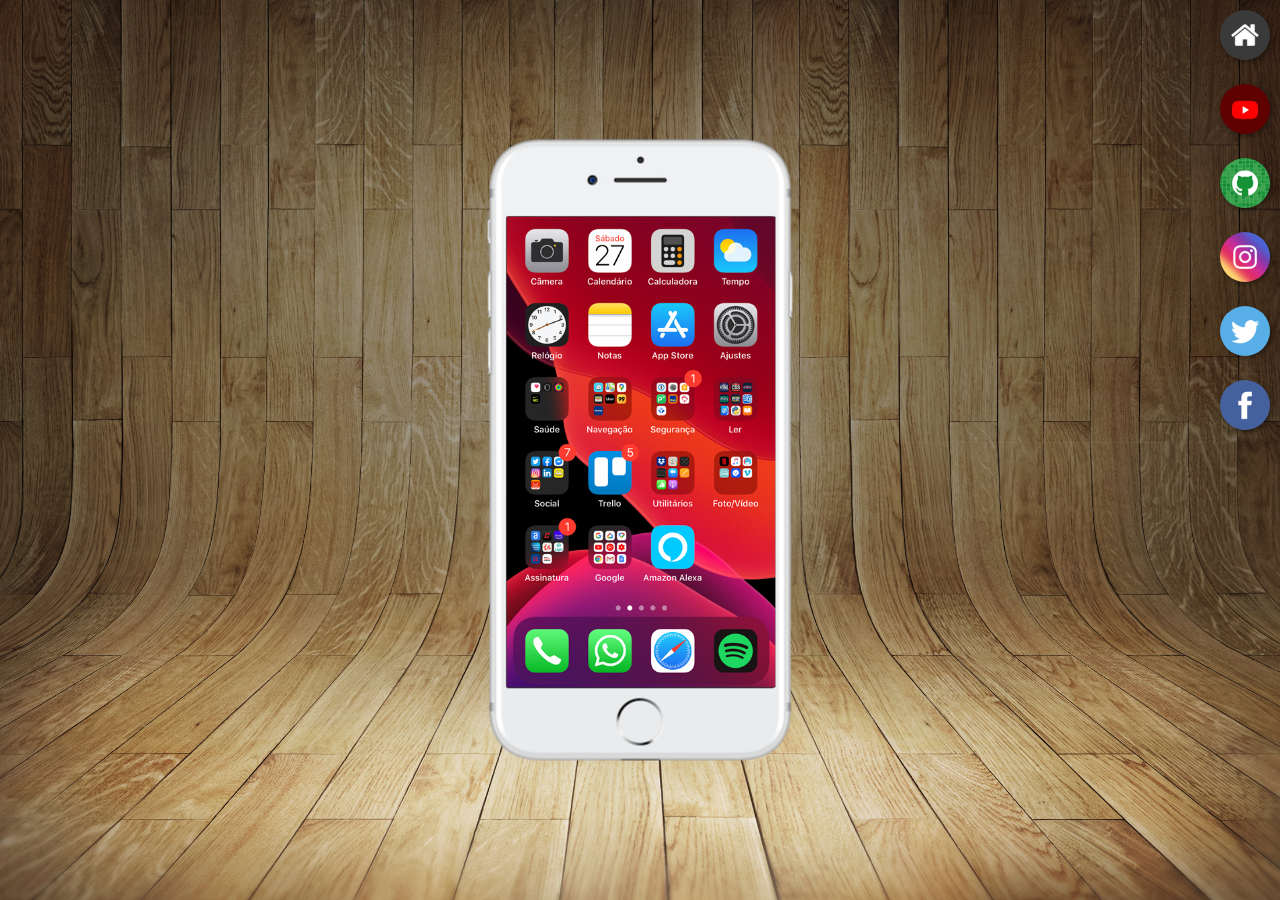
<file: index.html>
<!DOCTYPE html>
<html lang="pt-br">
<head>
    <meta charset="UTF-8">
    <meta name="viewport" content="width=device-width, initial-scale=1.0">
    <link rel="shortcut icon" href="imagens/favicon.ico" type="image/x-icon">
    <link rel="stylesheet" href="estilo/style.css">
    <title>Projeto Redes Sociais</title>
</head>
<body>
    <main>
        <section id="telefone">
            <iframe src="home.html" name="tela" id="tela" frameborder="0">
                Seu navegador não é compativel!
            </iframe>
        </section>
        <section id="redes-sociais">
            <a href="home.html" target="tela"><img src="imagens/logo-home.jpg" alt="Home"></a><br>
            <a href="youtube.html" target="tela"><img src="imagens/logo-youtube.jpg" alt="Youtube"></a><br>
            <a href="github.html" target="tela"><img src="imagens/logo-github.jpg" alt="Github"></a><br>
            <a href="instagram.html" target="tela"><img src="imagens/logo-instagram.jpg" alt="Instagram"></a><br>
            <a href="twitter.html" target="tela"><img src="imagens/logo-twitter.jpg" alt="Twitter"></a><br>
            <a href="facebook.html" target="tela"><img src="imagens/logo-facebook.jpg" alt="Facebook"></a>
        </section>
    </main>
    
</body>
</html>
</file>
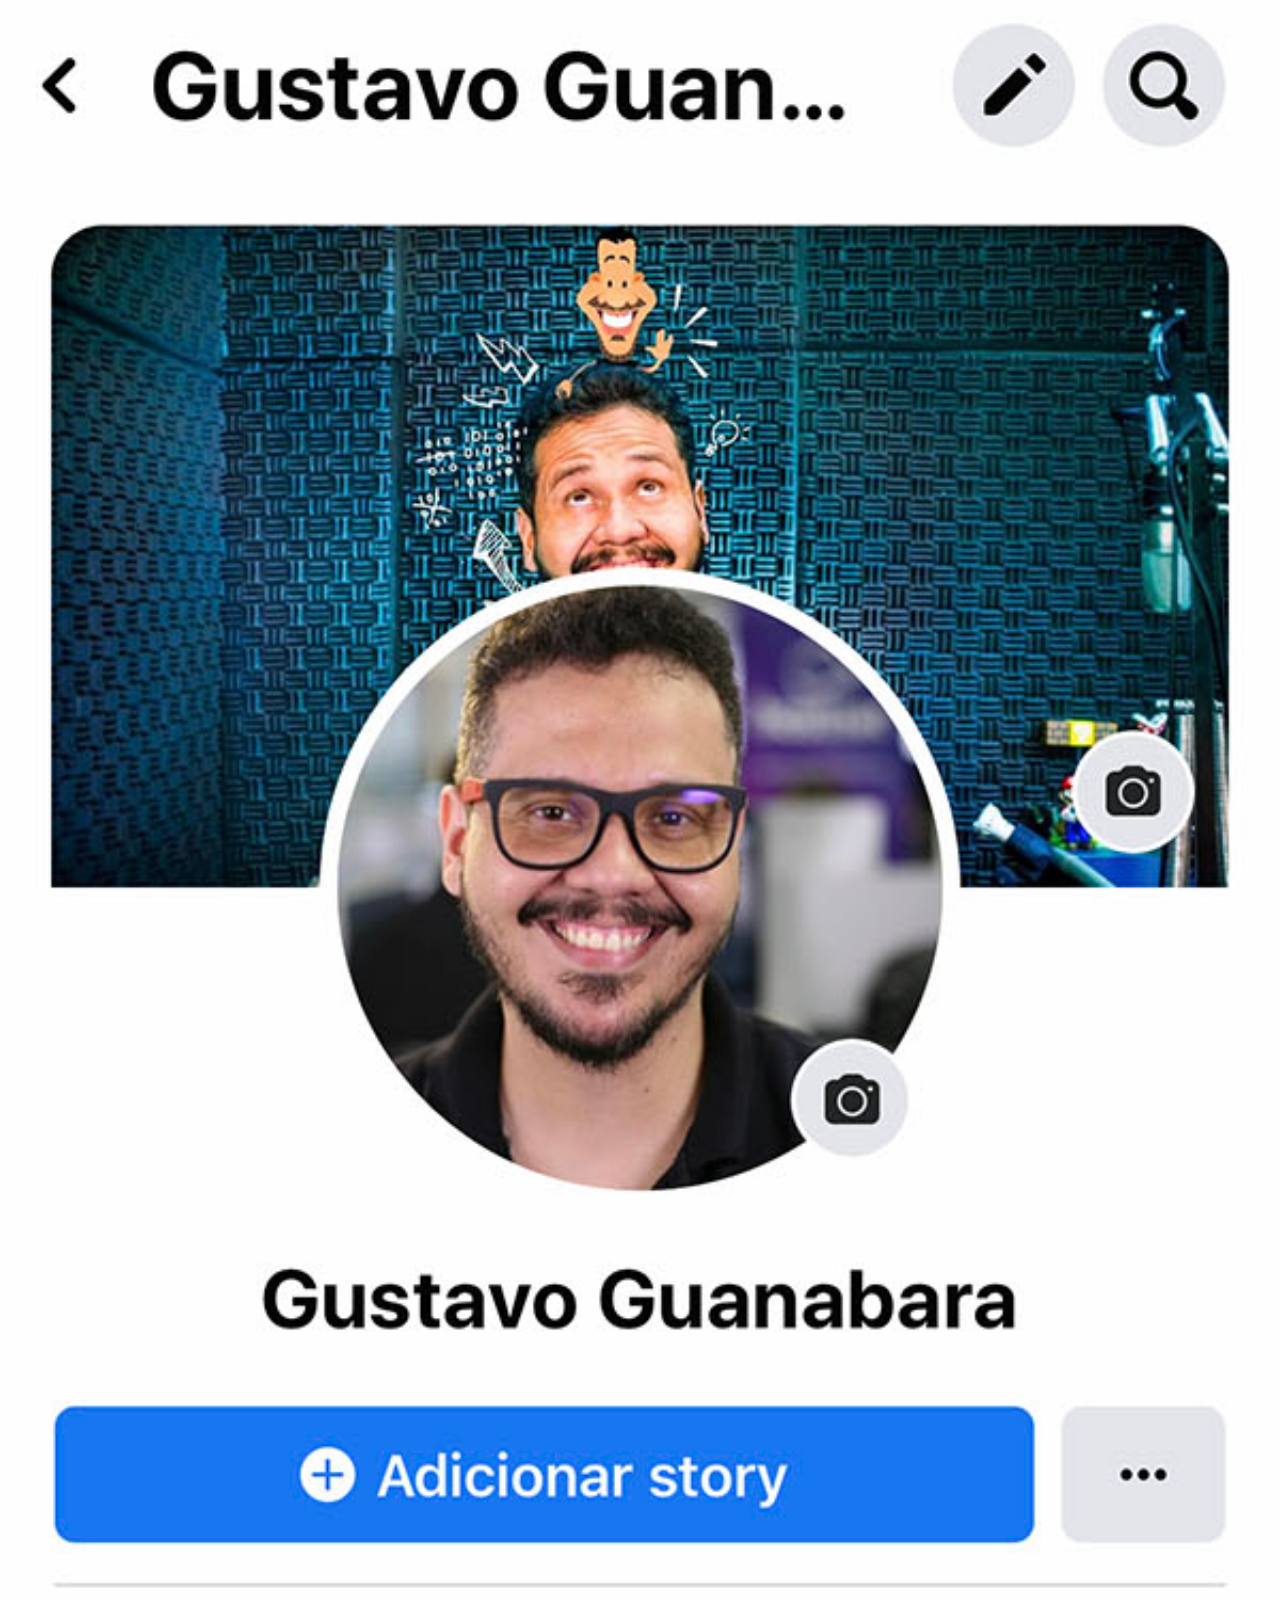
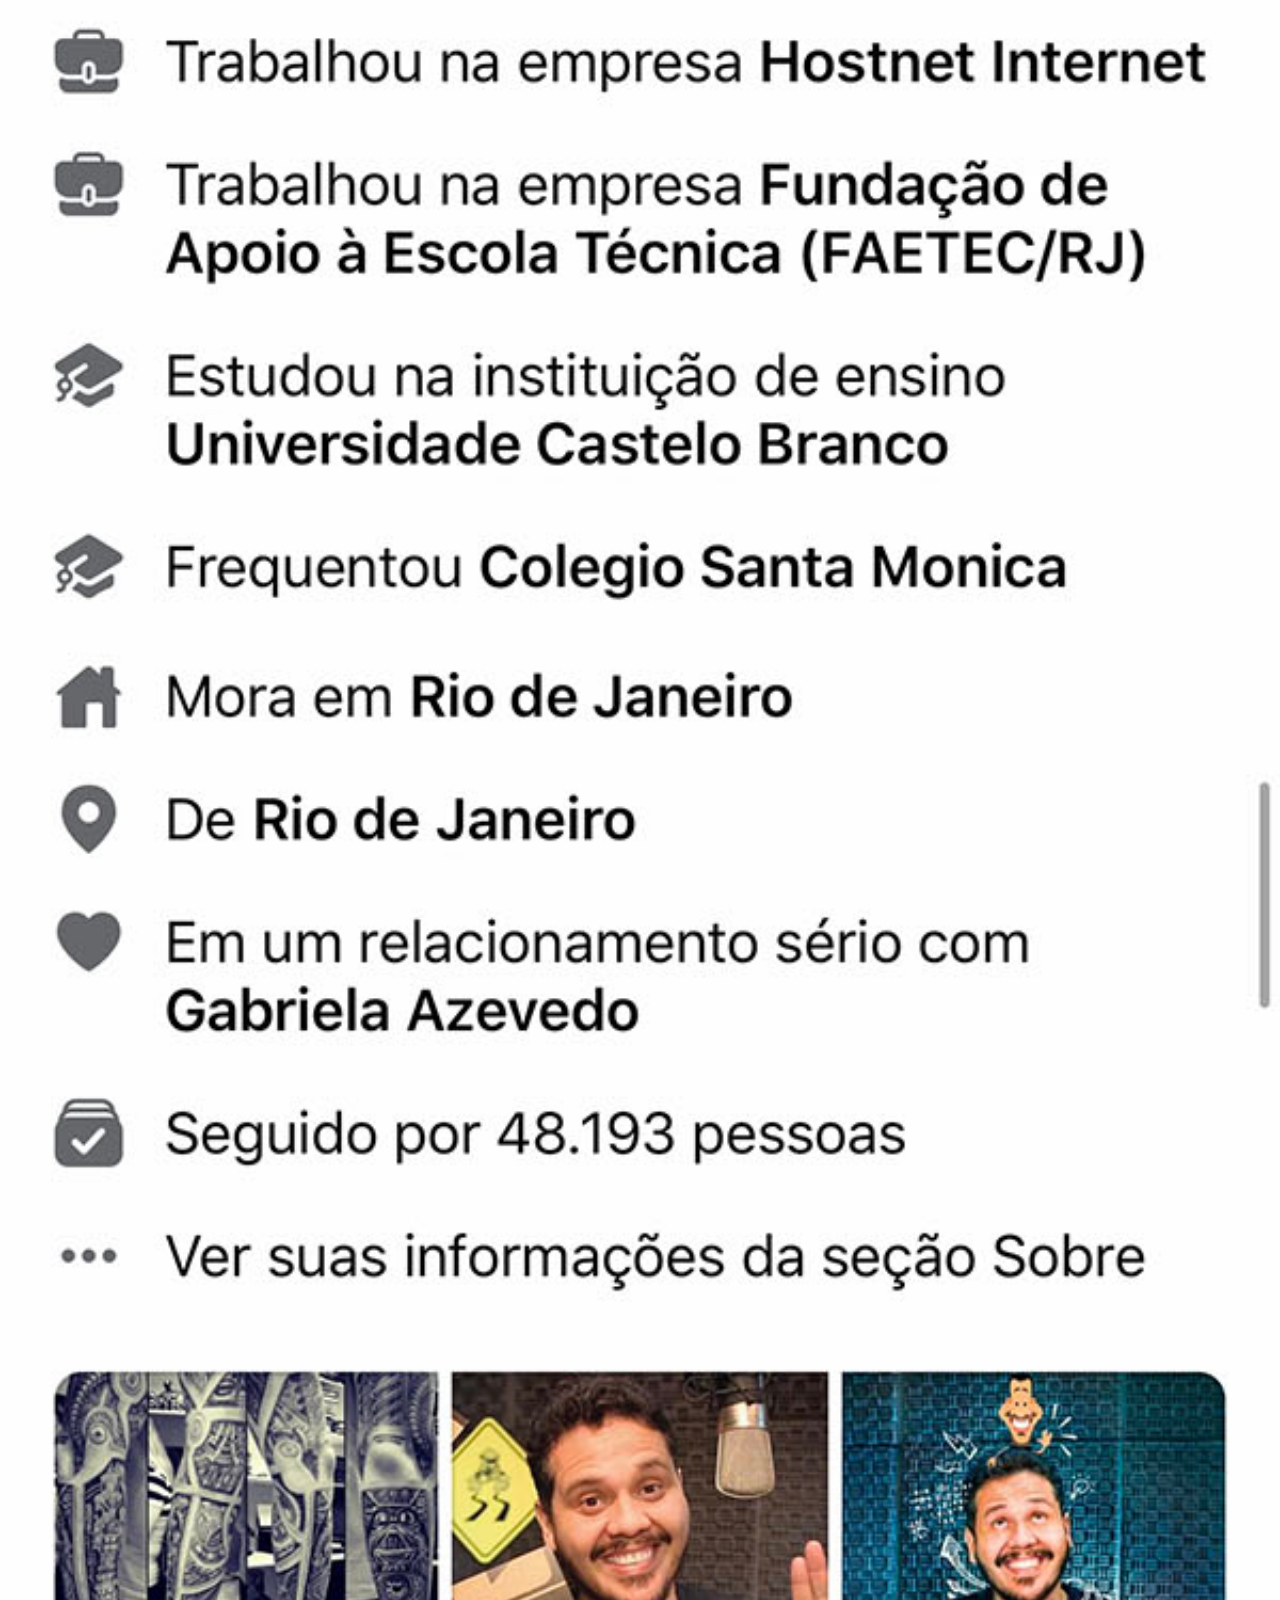
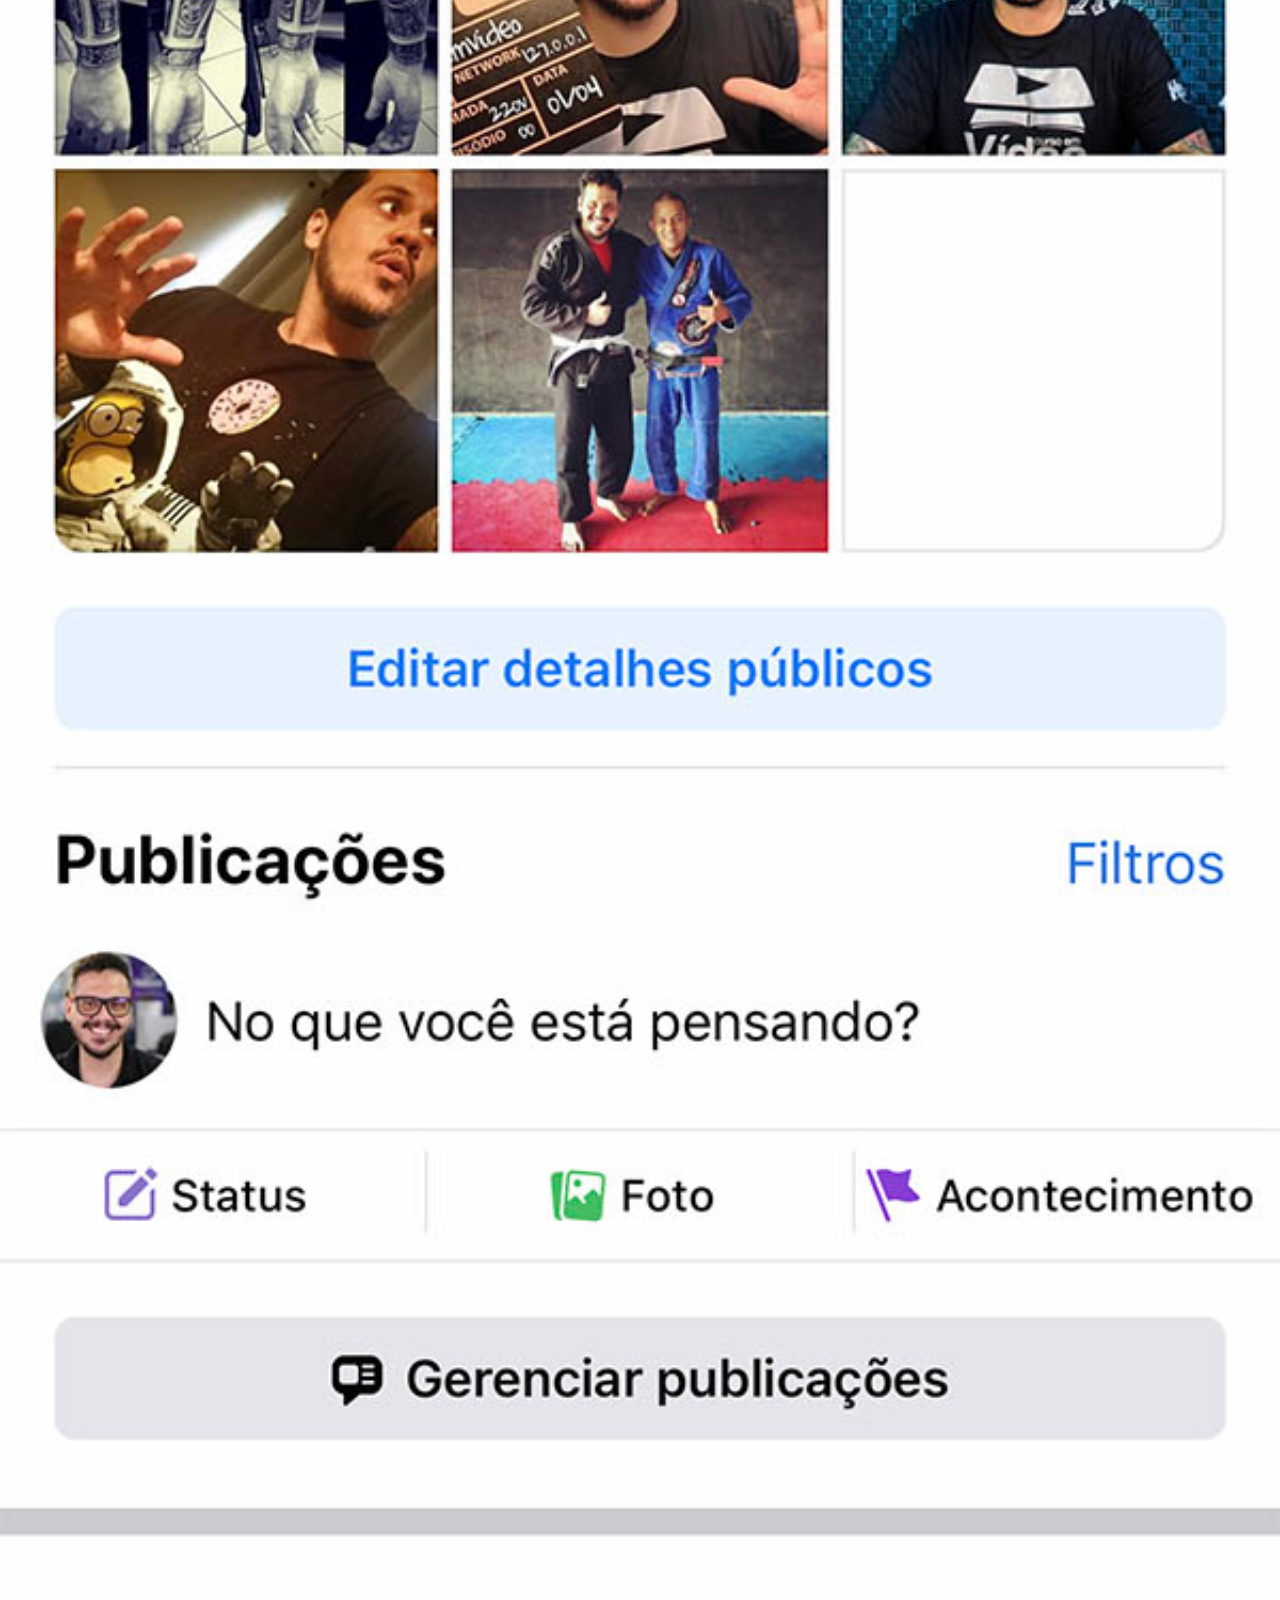
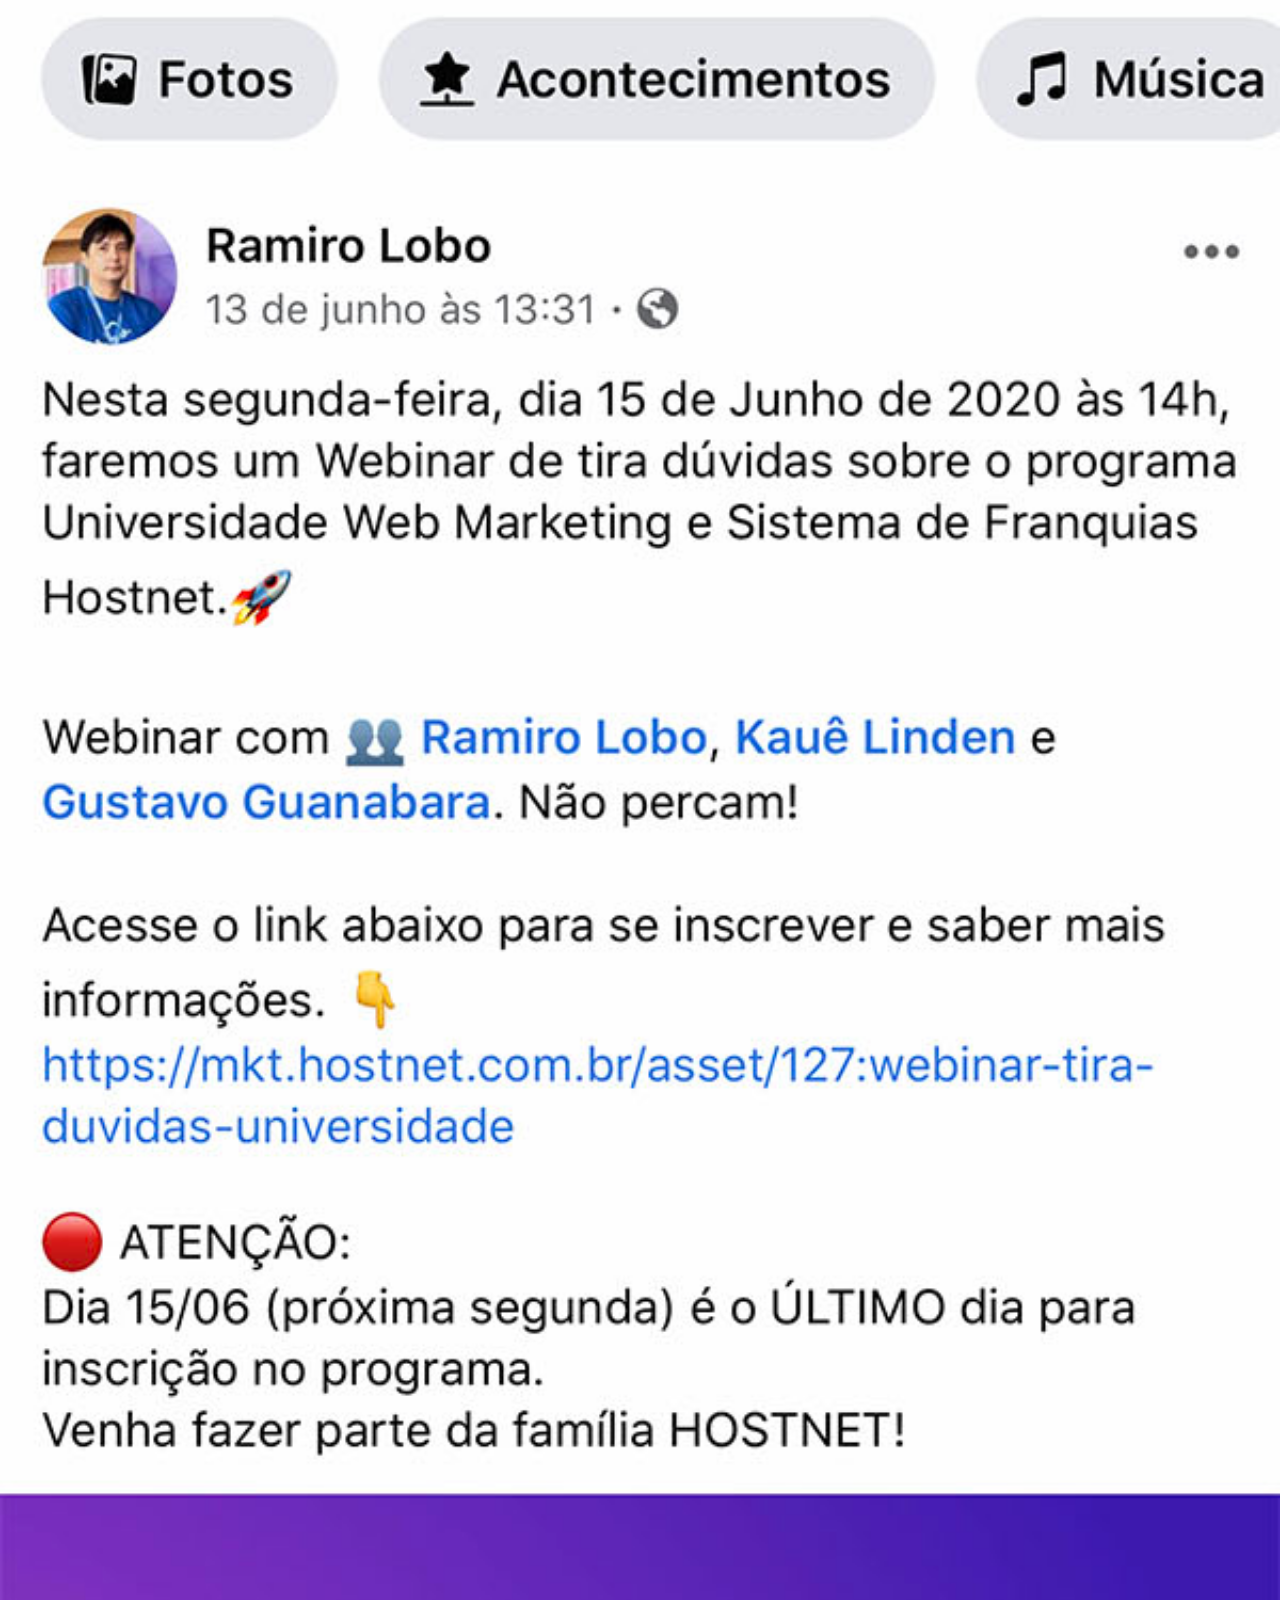
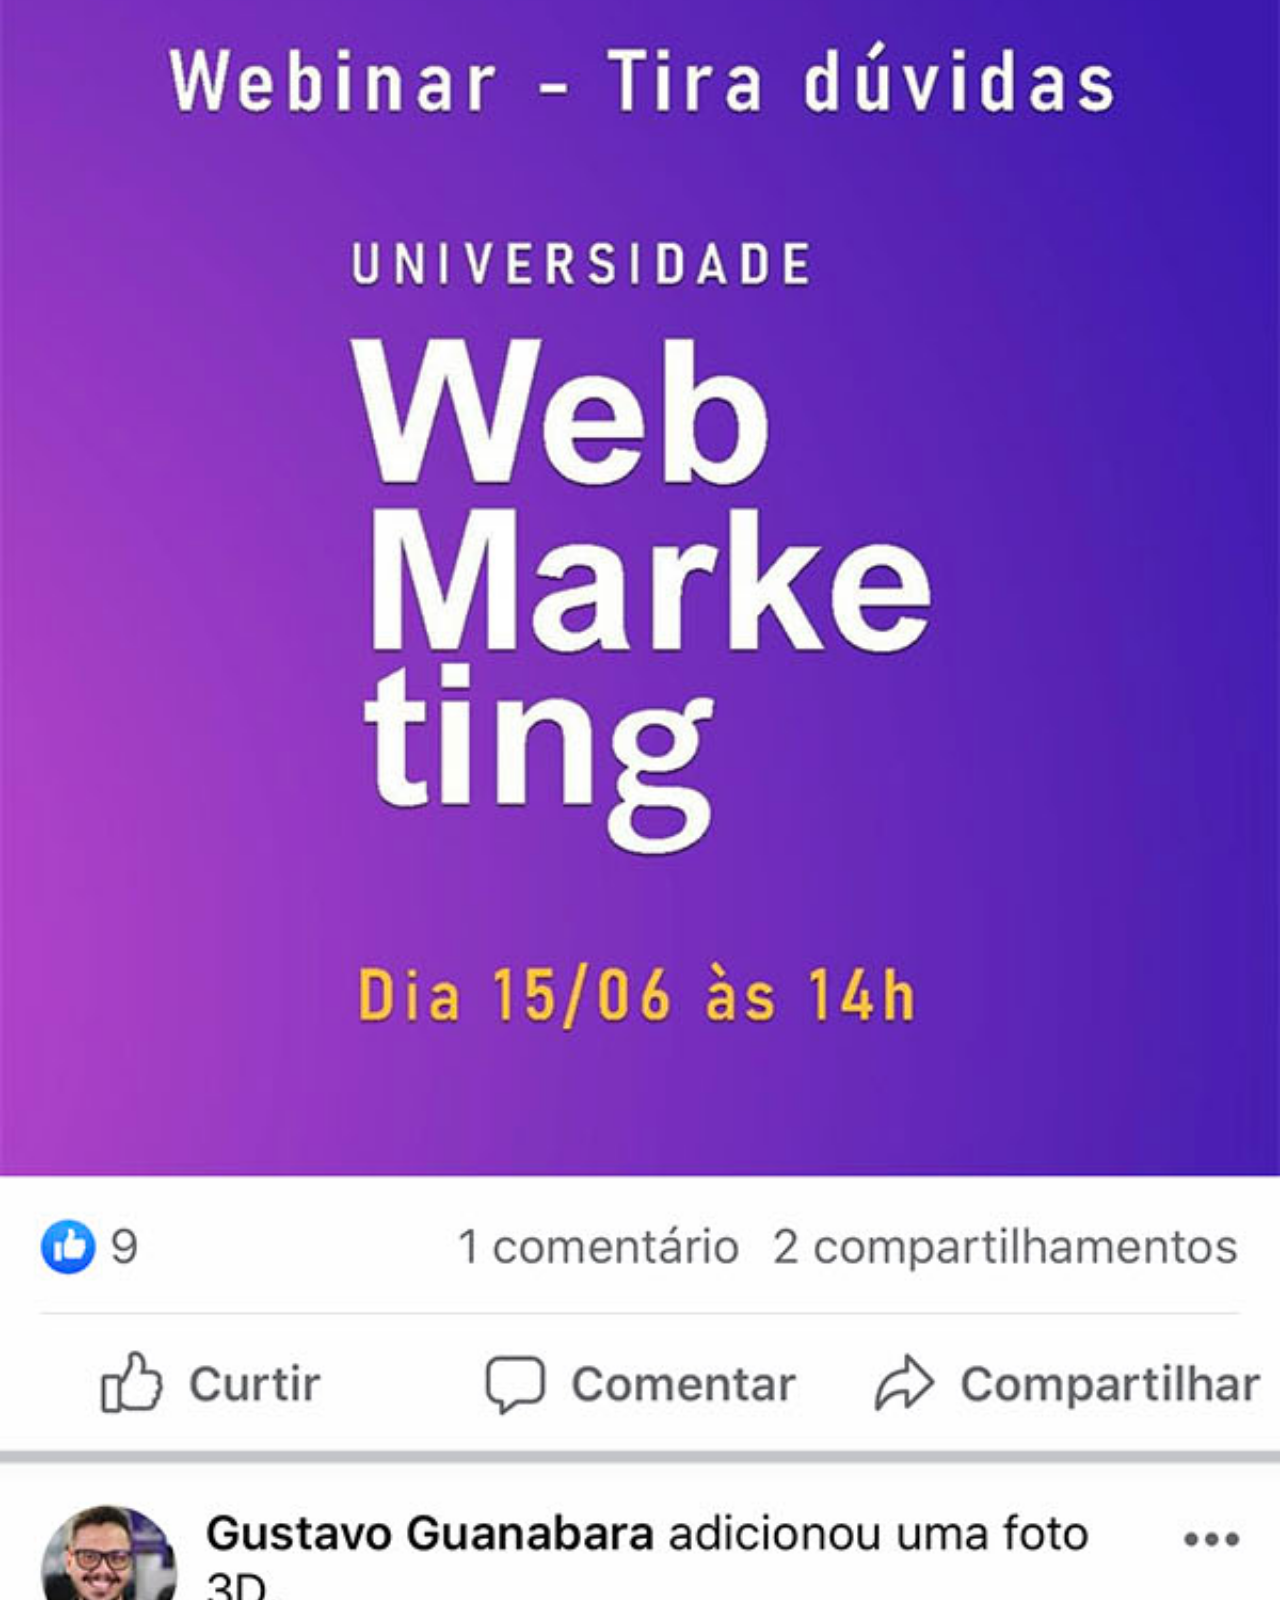
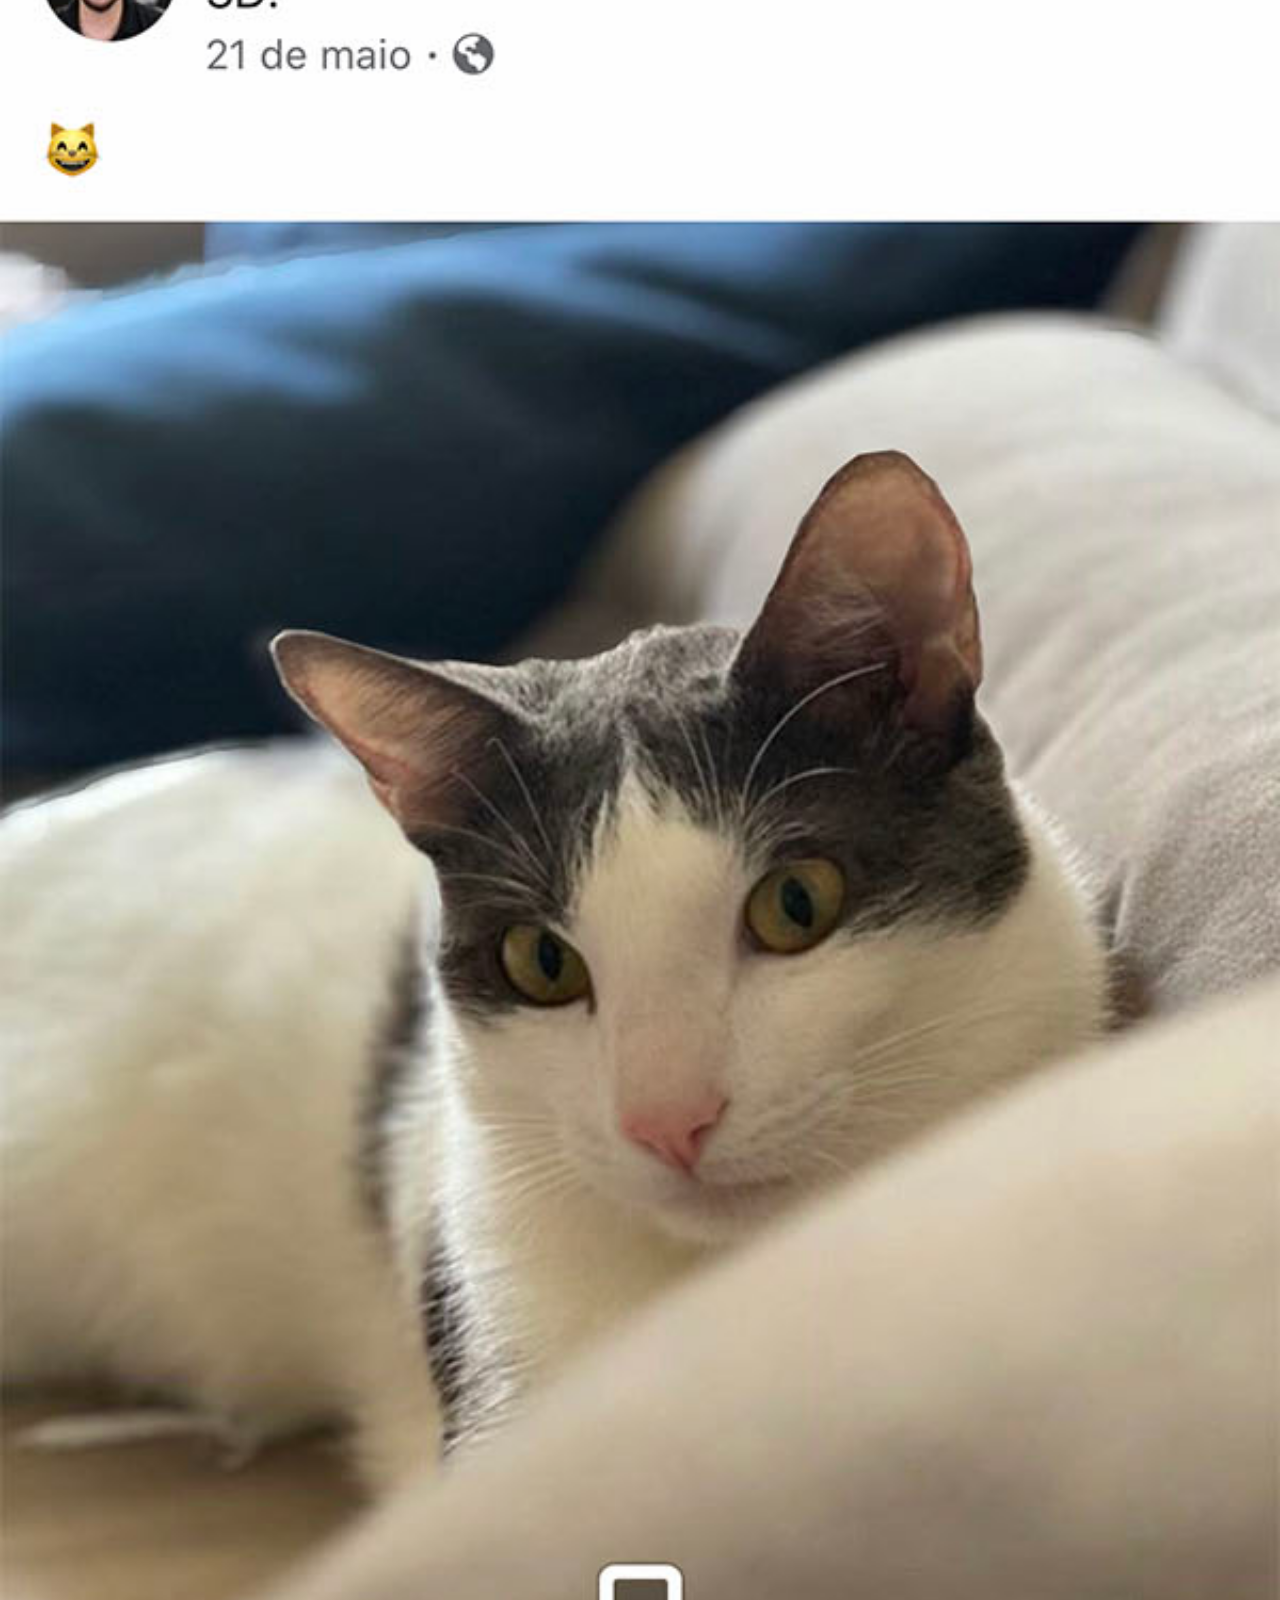
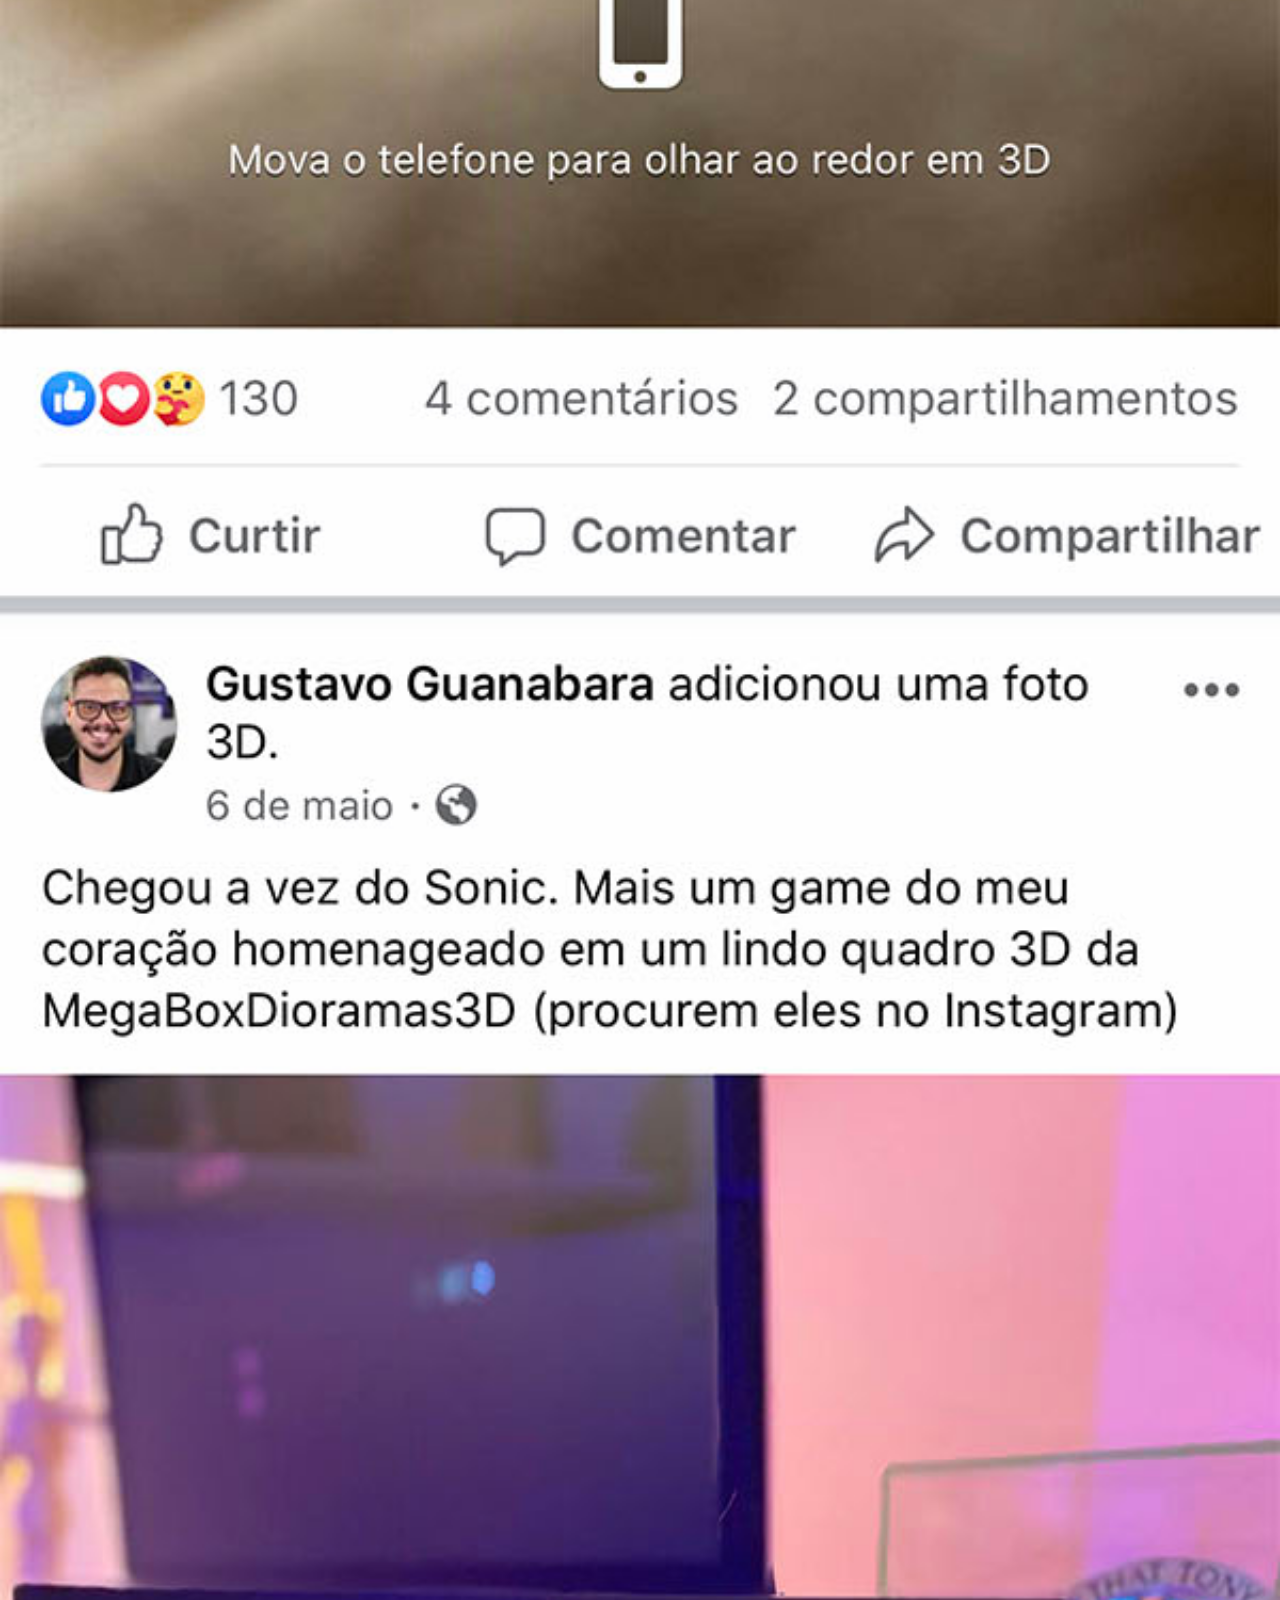
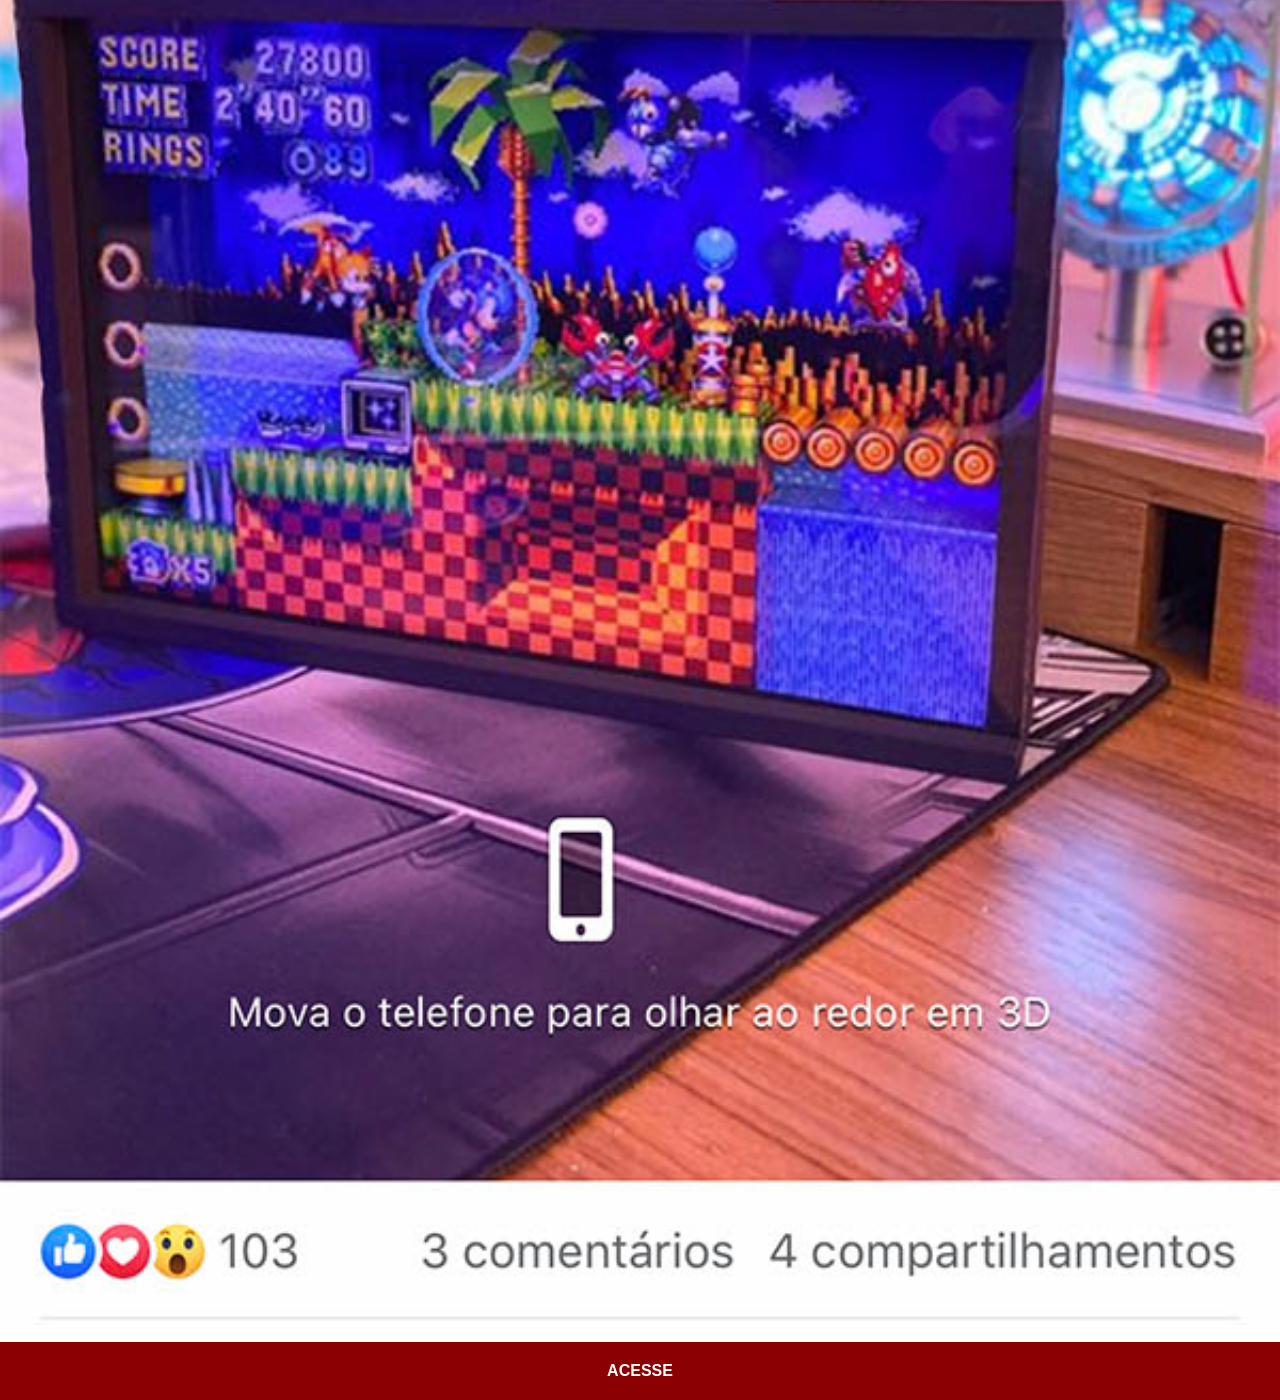
<file: facebook.html>
<!DOCTYPE html>
<html lang="pt-br">
<head>
    <meta charset="UTF-8">
    <meta name="viewport" content="width=device-width, initial-scale=1.0">
    <title>Facebook</title>
    <link rel="stylesheet" href="estilos/social.css">
</head>
<body>
    <img src="imagens/tela-facebook.jpg" alt="Facebook">
    <a href="https://www.facebook.com/CursosEmVideo/?locale=pt_BR" target="_blank">ACESSE</a>
    
</body>
</html>
</file>
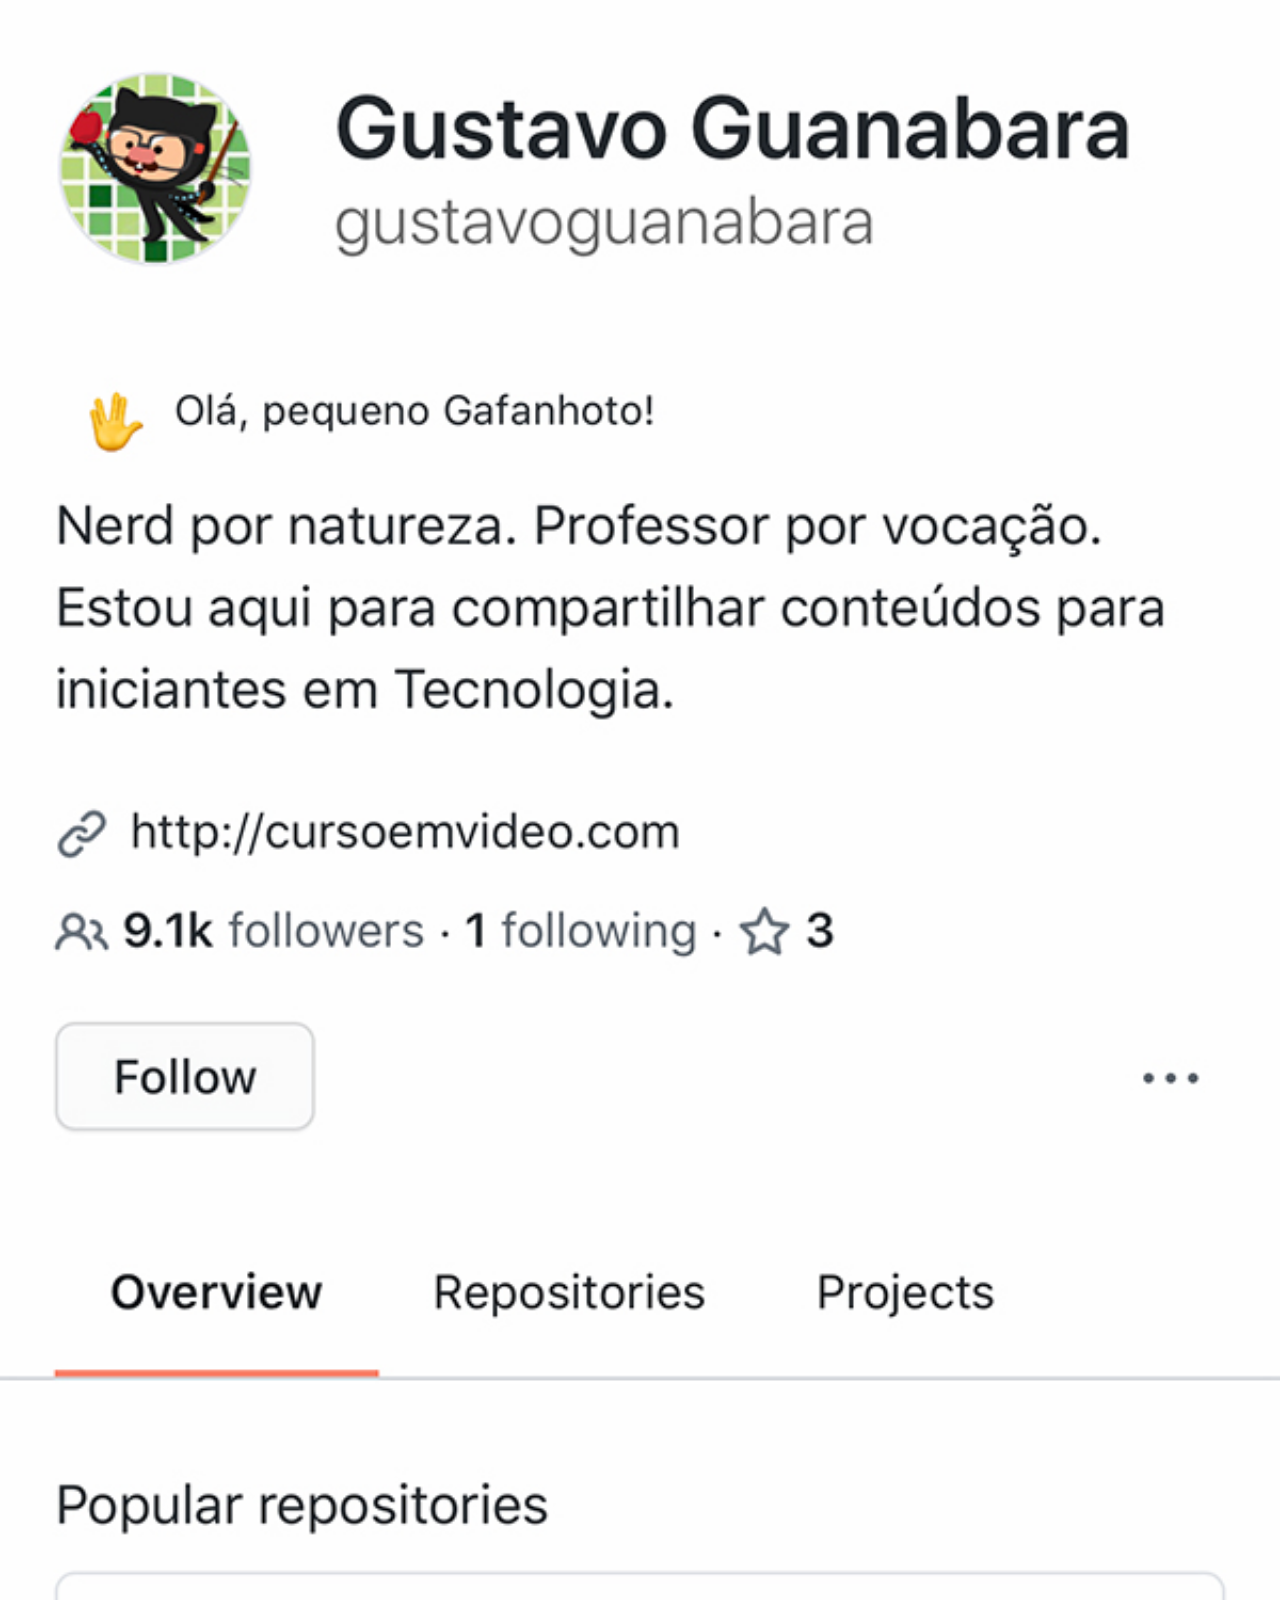
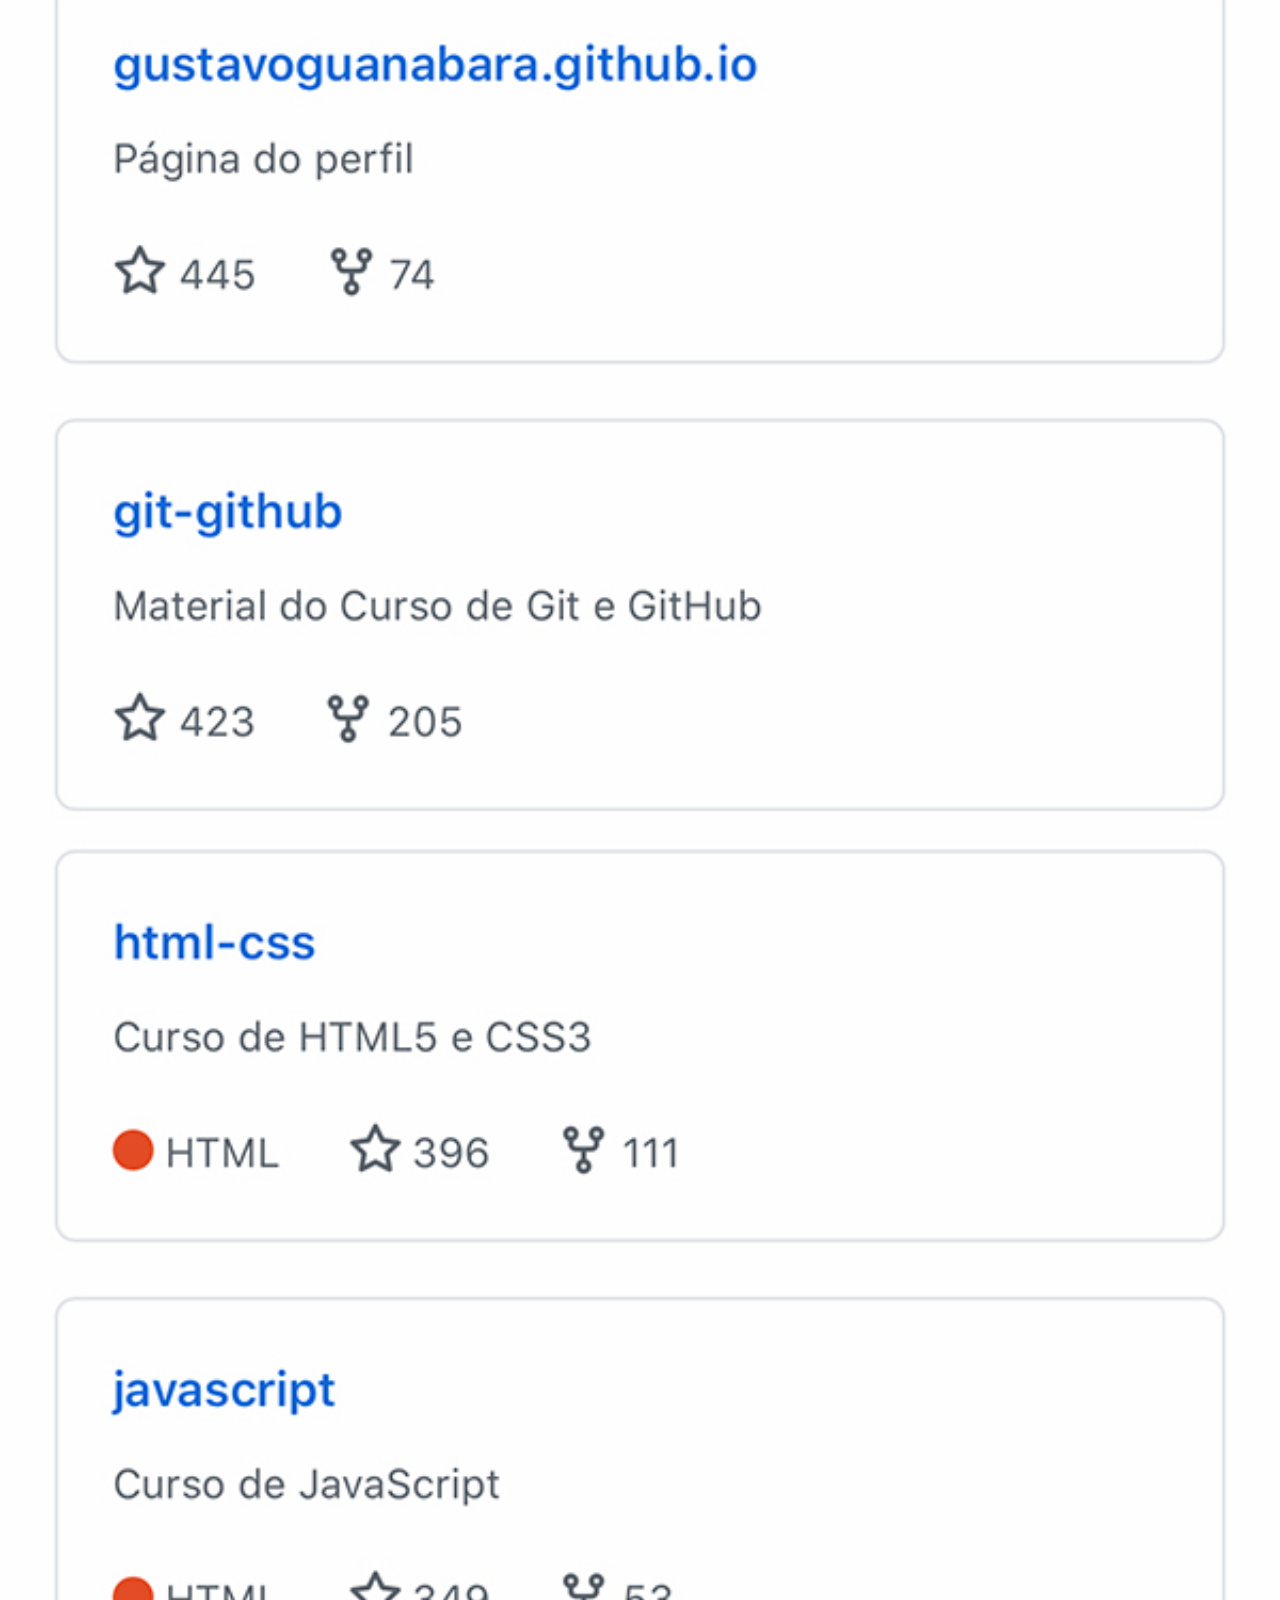
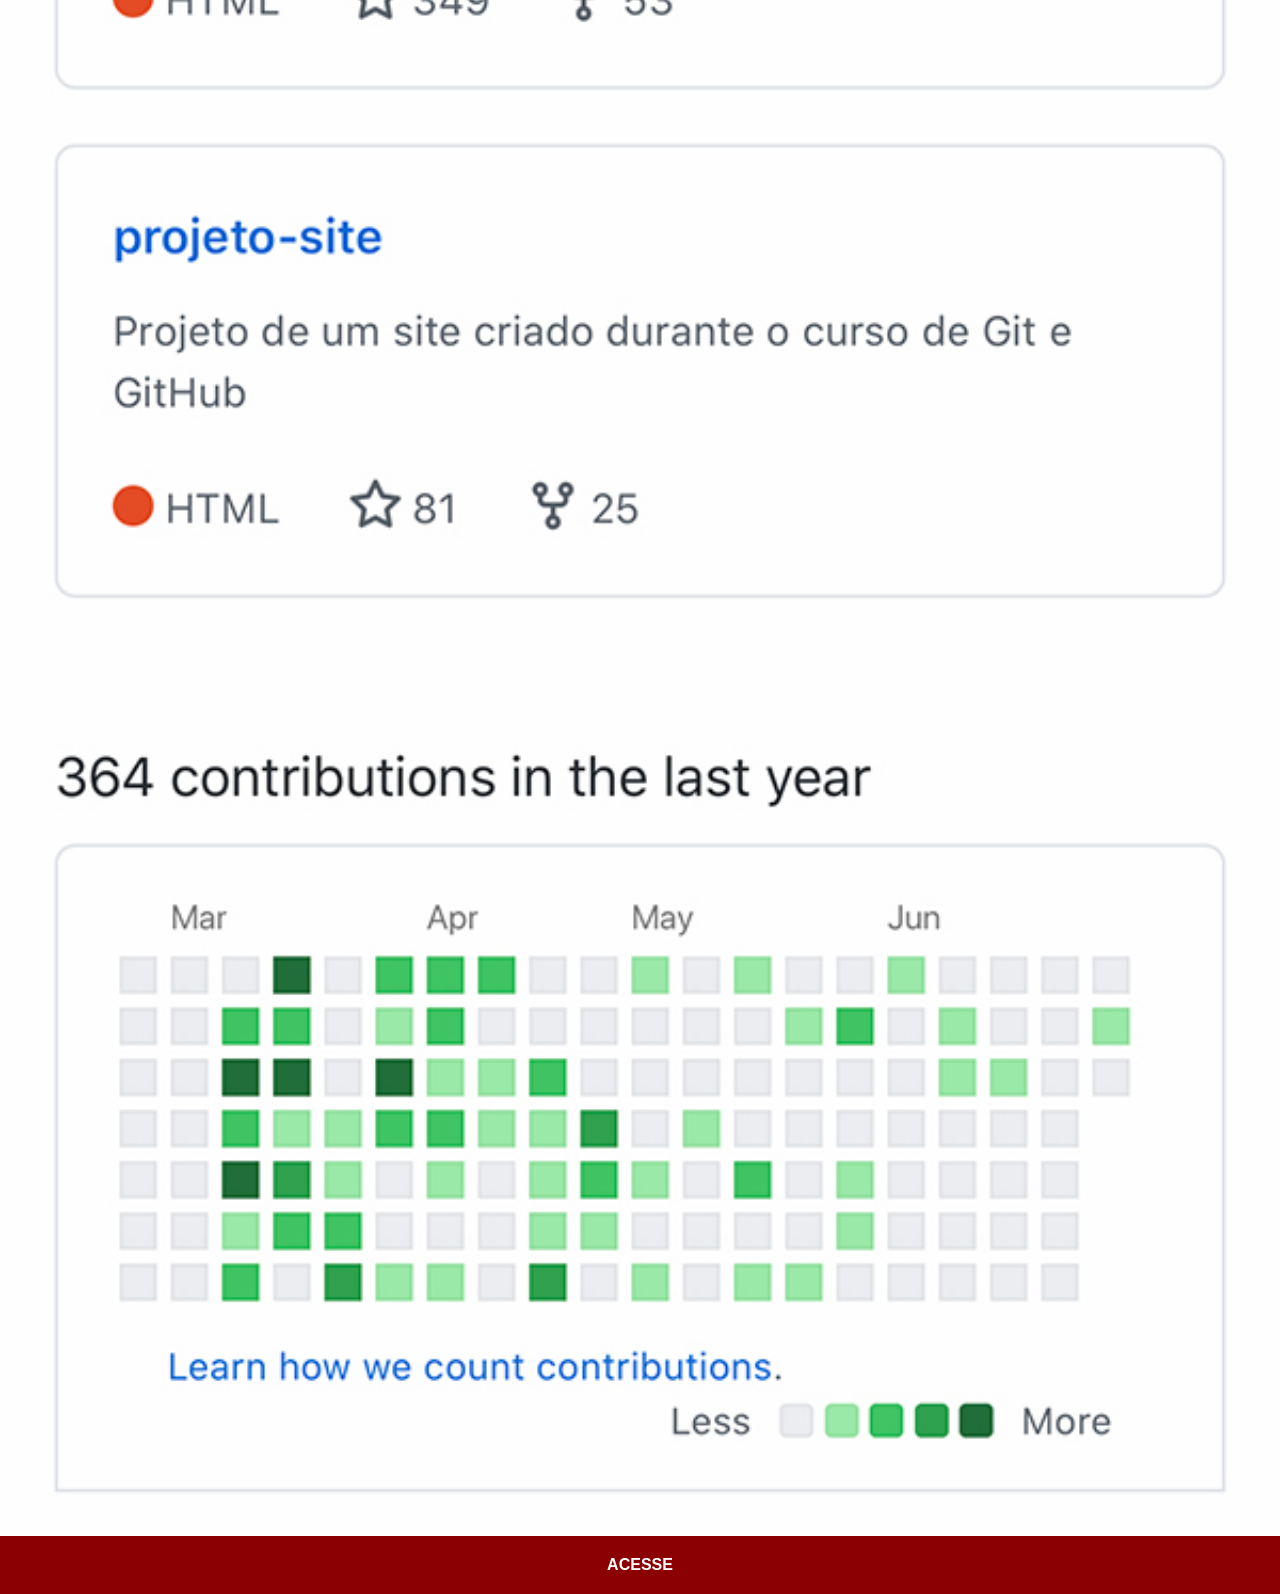
<file: github.html>
<!DOCTYPE html>
<html lang="pt-br">
<head>
    <meta charset="UTF-8">
    <meta name="viewport" content="width=device-width, initial-scale=1.0">
    <title>Github</title>
<link rel="stylesheet" href="estilos/social.css">
</head>
<body>
    <img src="imagens/tela-github.jpg" alt="Github">
    <a href="https://github.com/gustavoguanabara/" target="_blank">ACESSE</a>
    
</body>
</html>
</file>
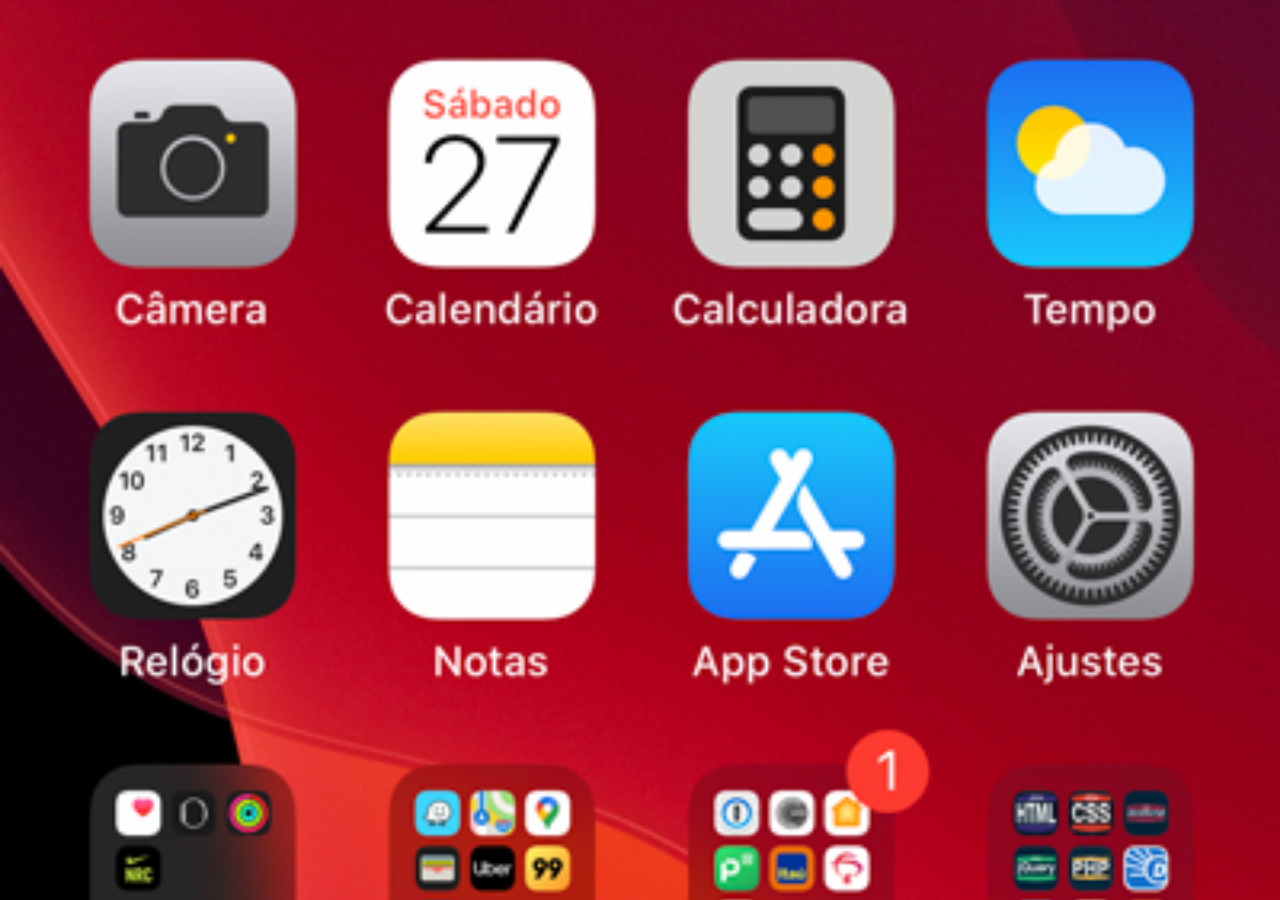
<file: home.html>
<!DOCTYPE html>
<html lang="pt-br">
<head>
    <meta charset="UTF-8">
    <meta name="viewport" content="width=device-width, initial-scale=1.0">
    <title>Home</title>
    <style>
        *{
            margin: 0px;
            padding: 0px;
        }

        body{
           width: 100vw; 
           height: 100vh;
           background: black url(imagens/tela-home.jpg) no-repeat top center;
           background-size: cover;
        }
    </style>
</head>
<body>
    
</body>
</html>
</file>
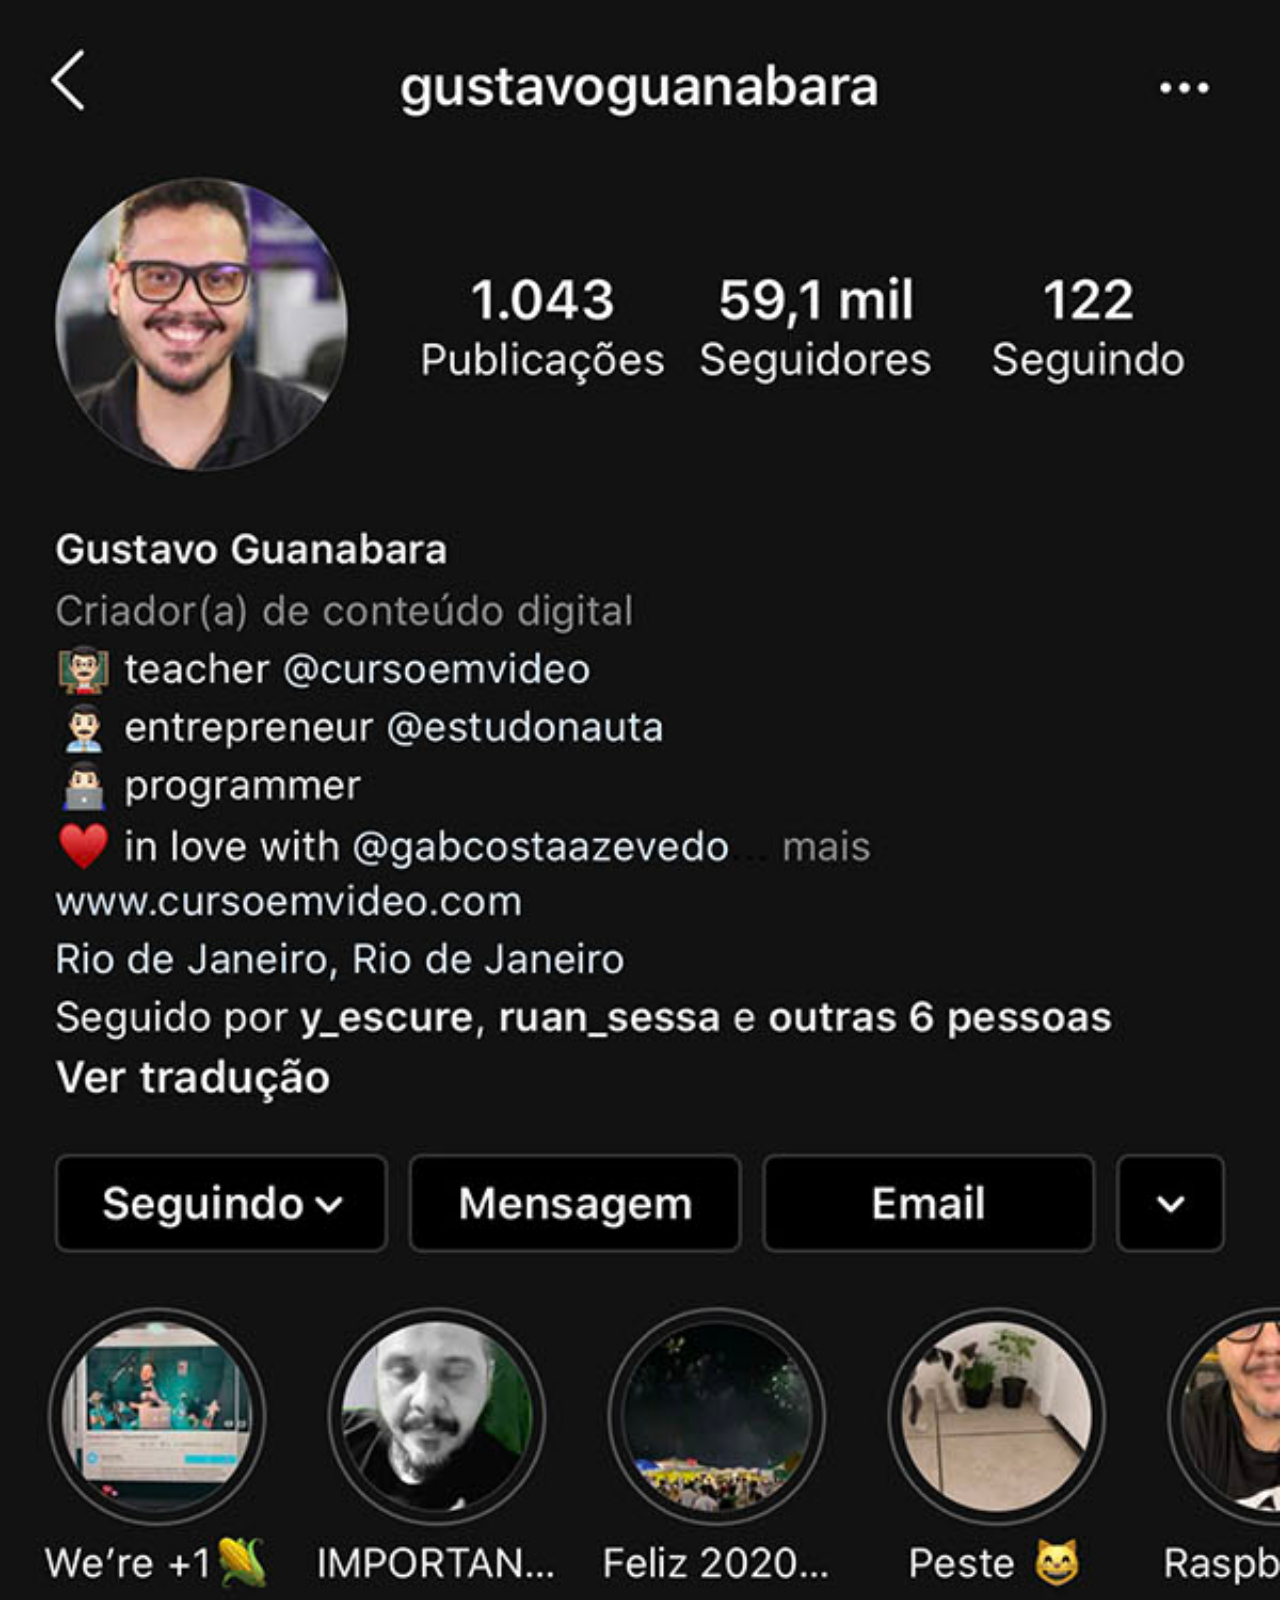
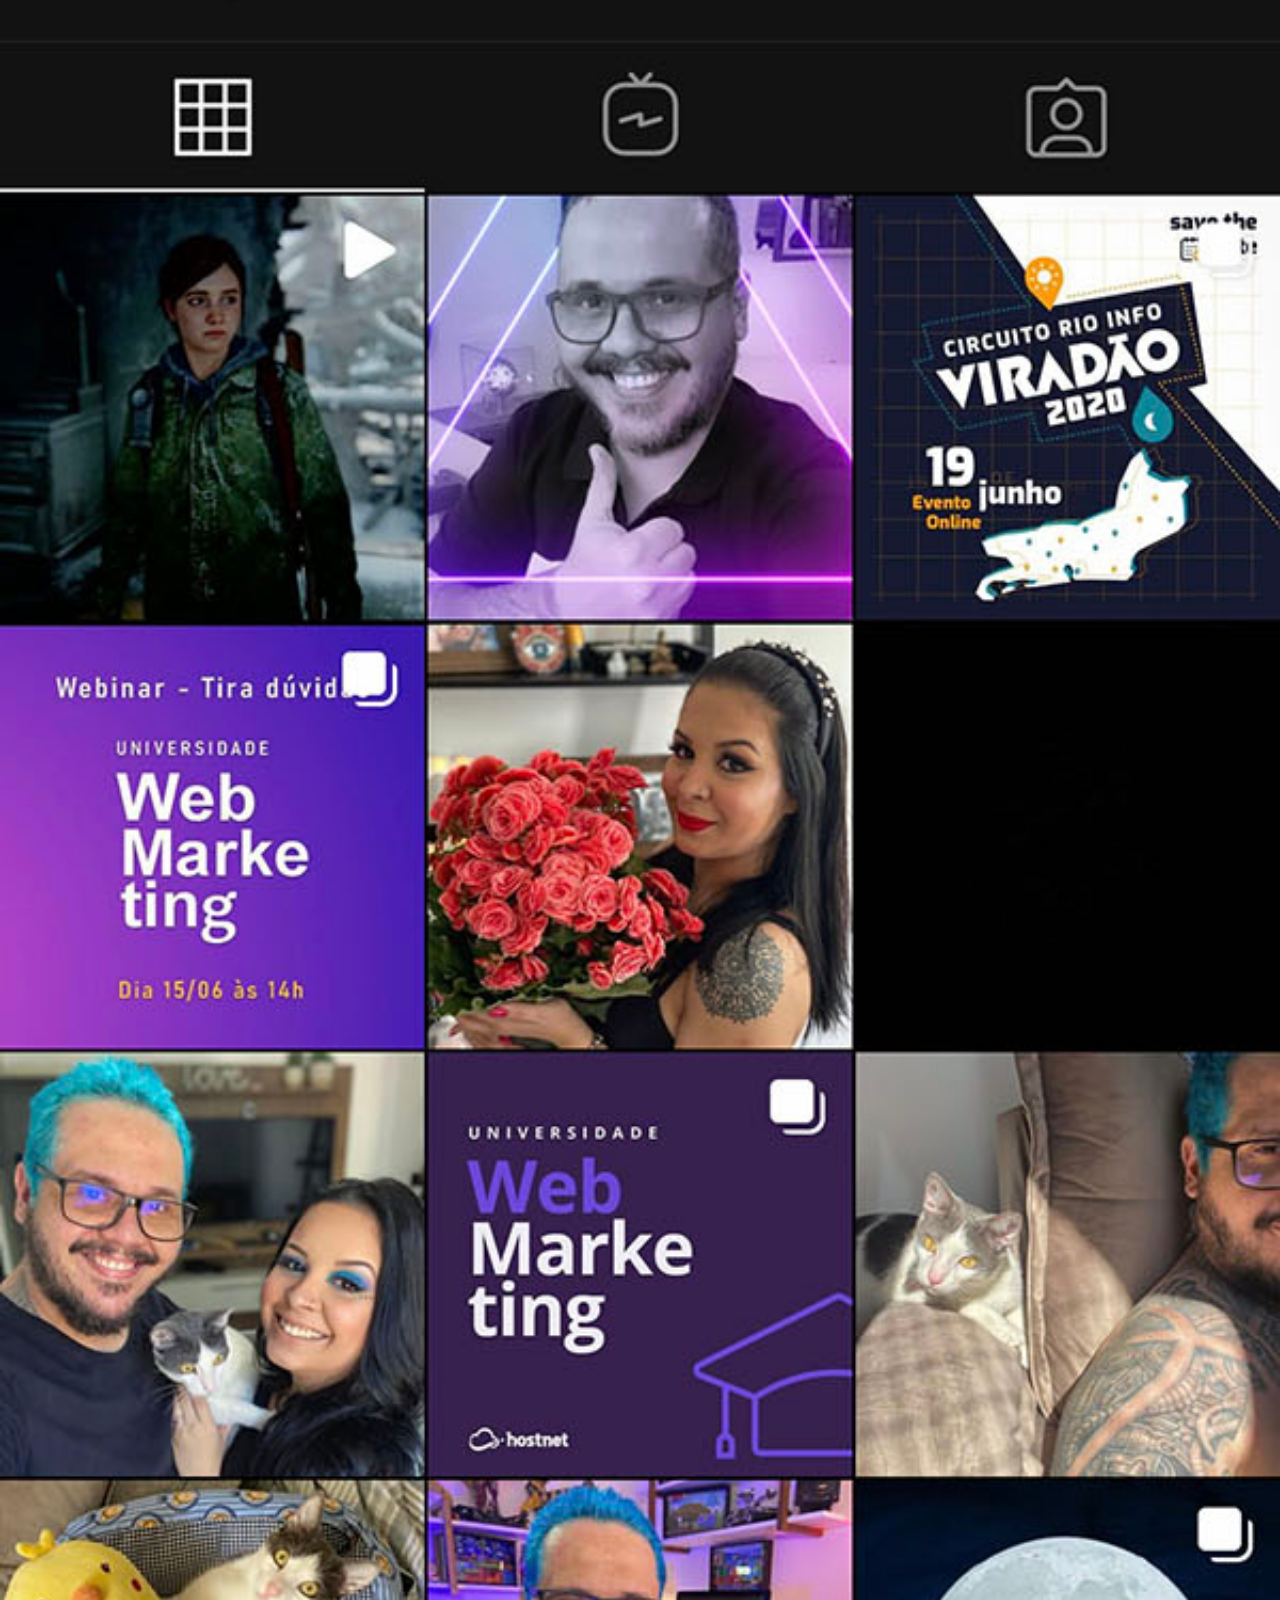
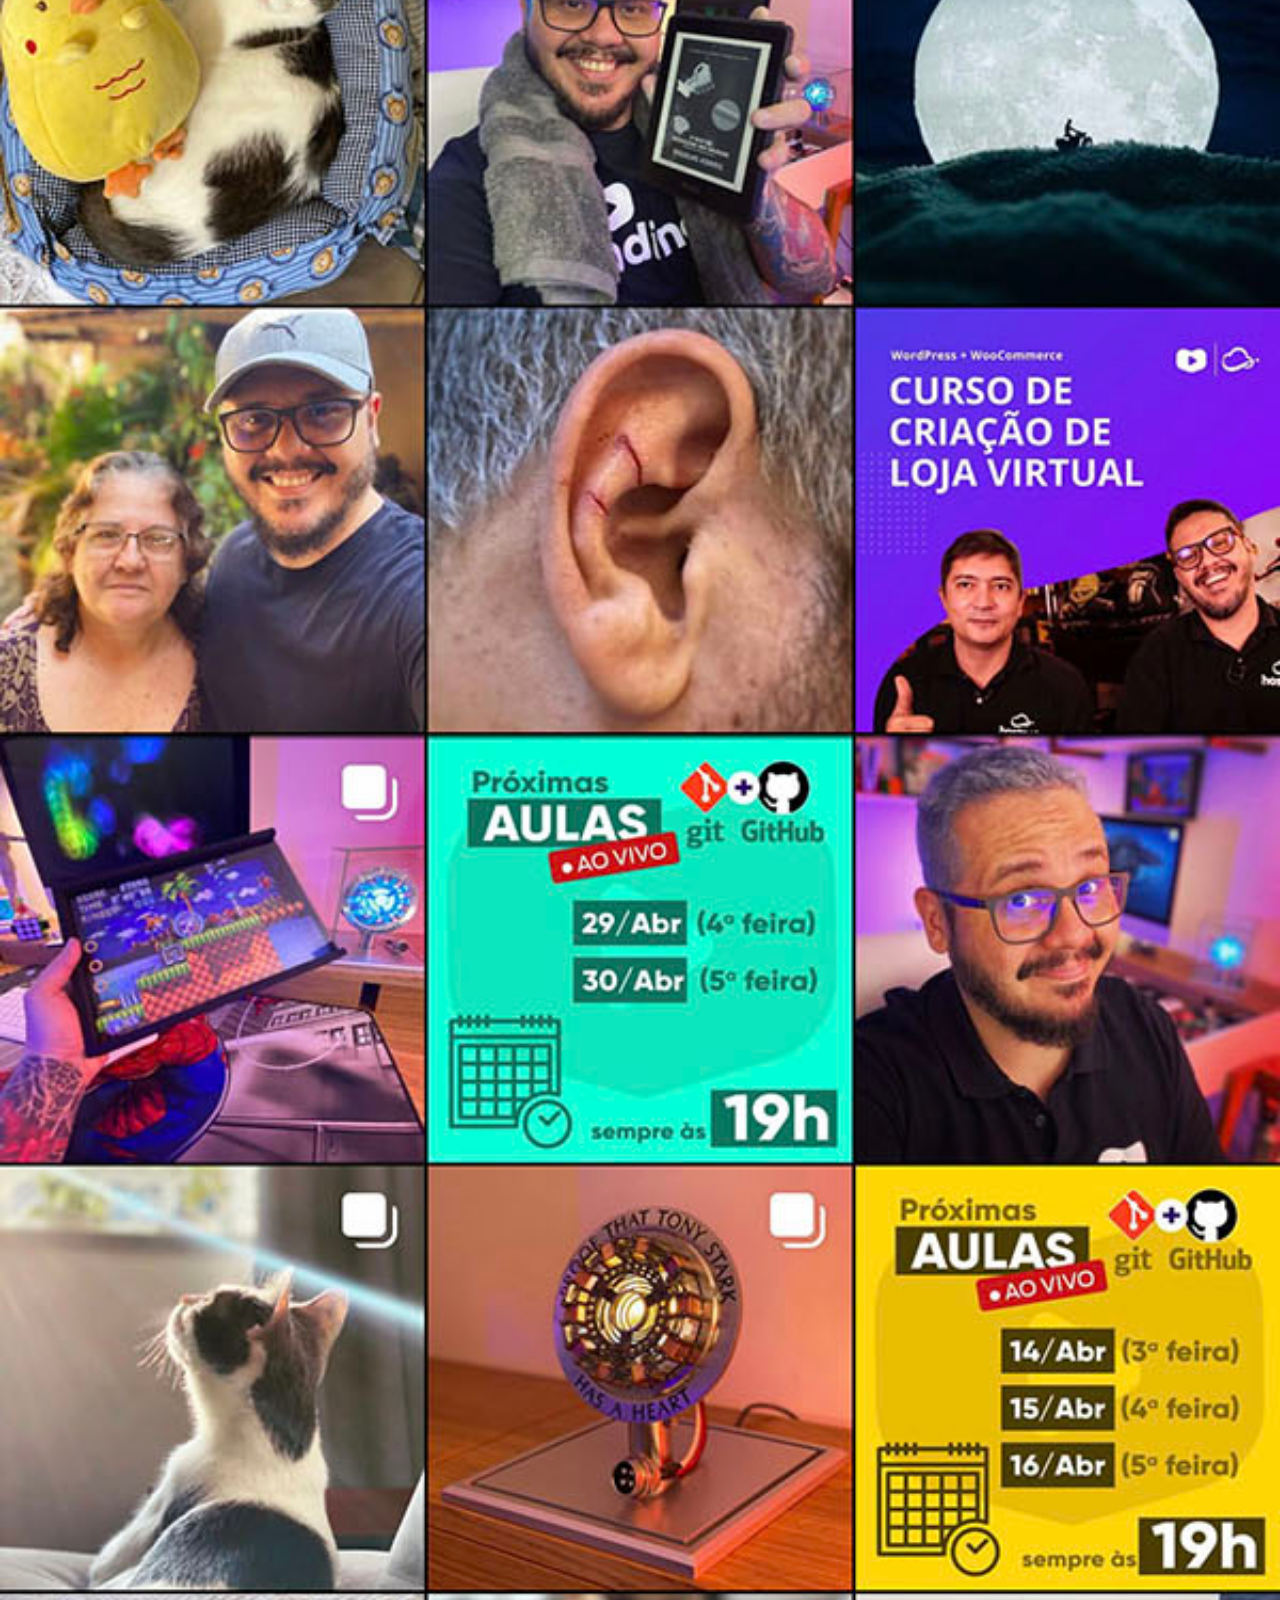
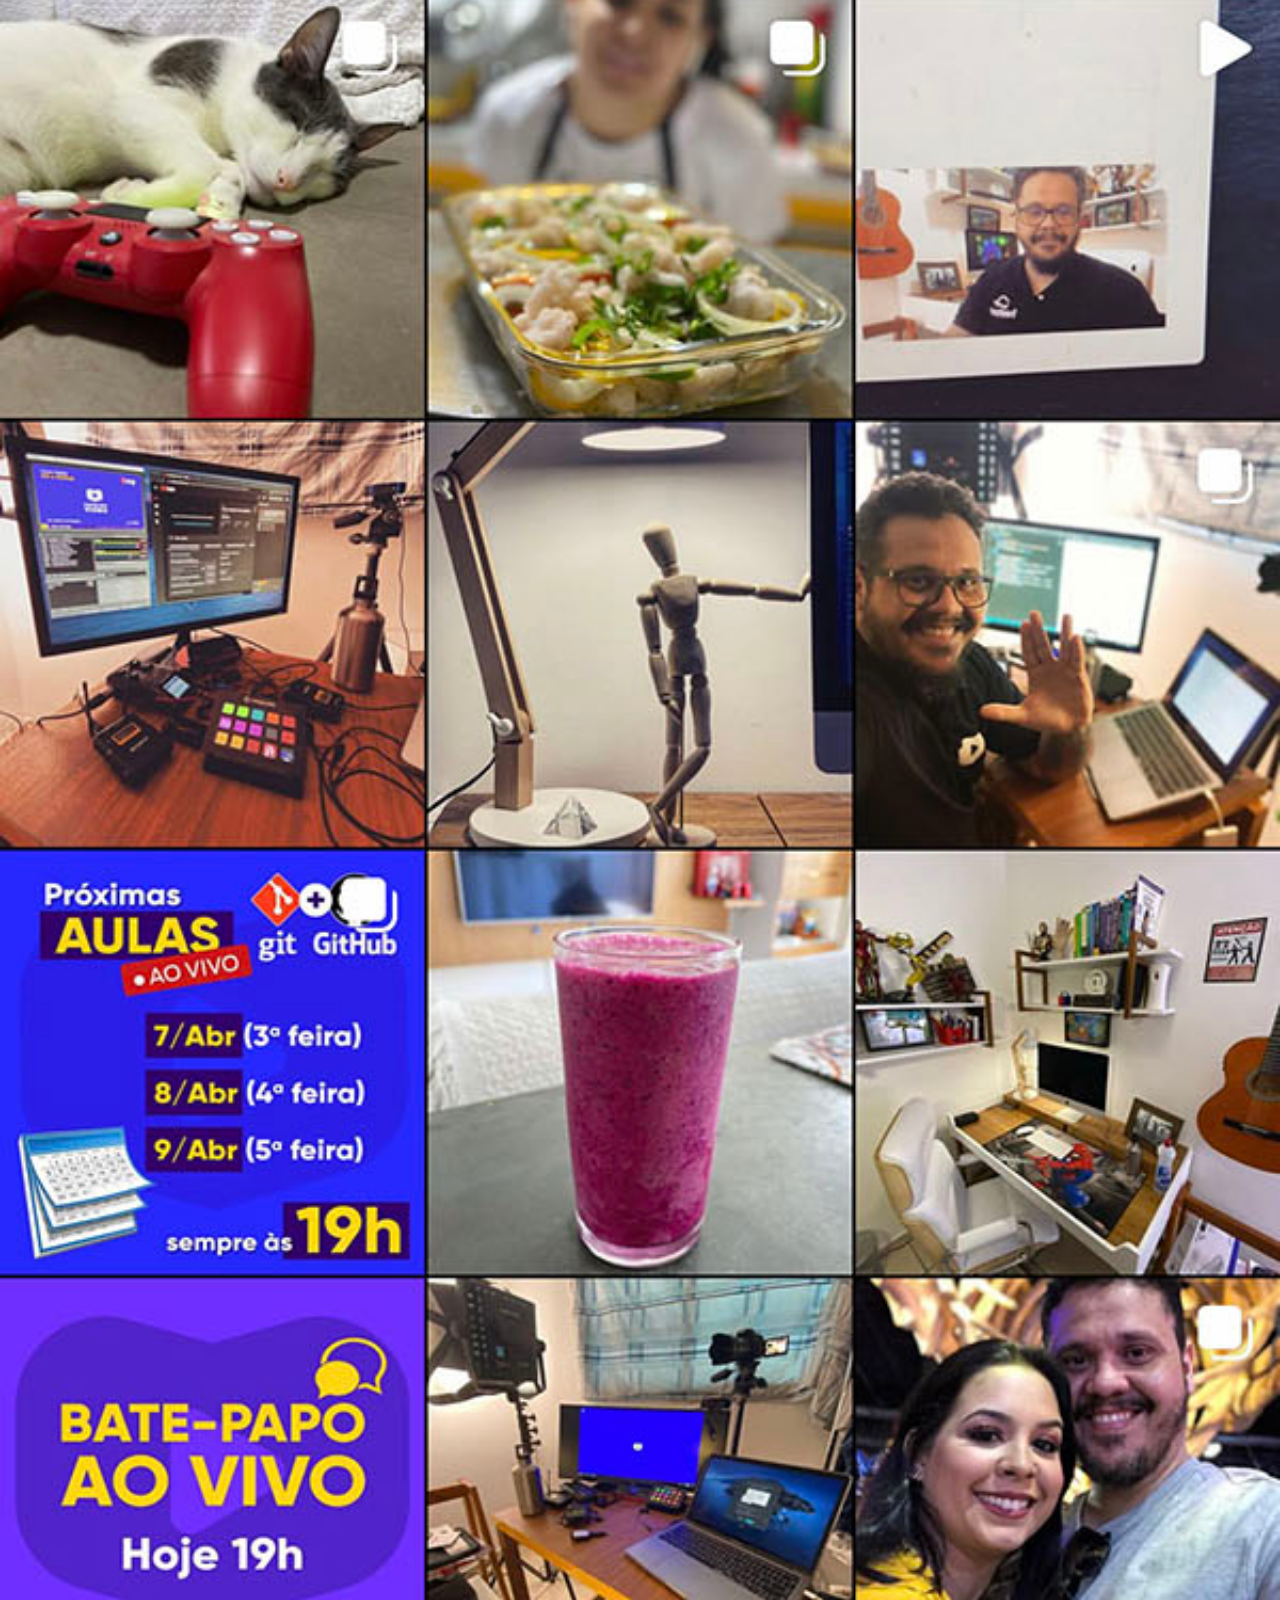
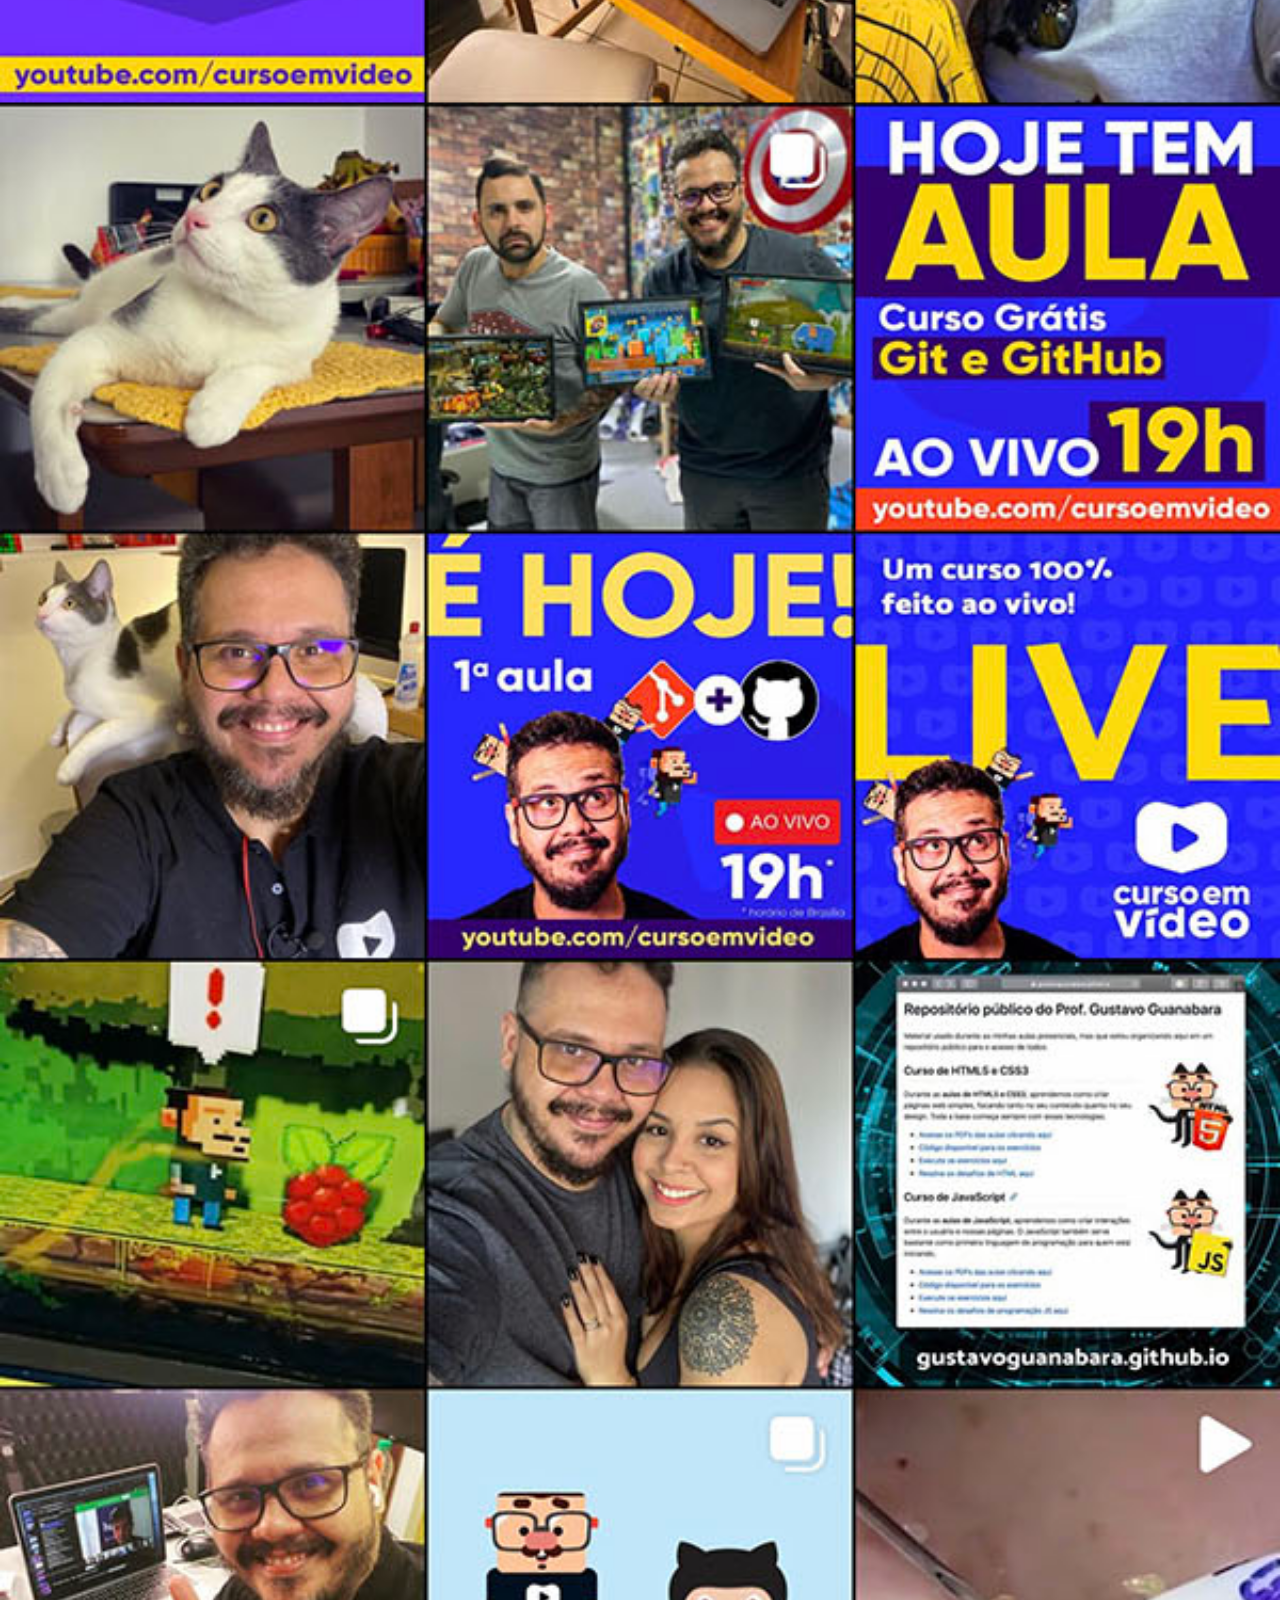
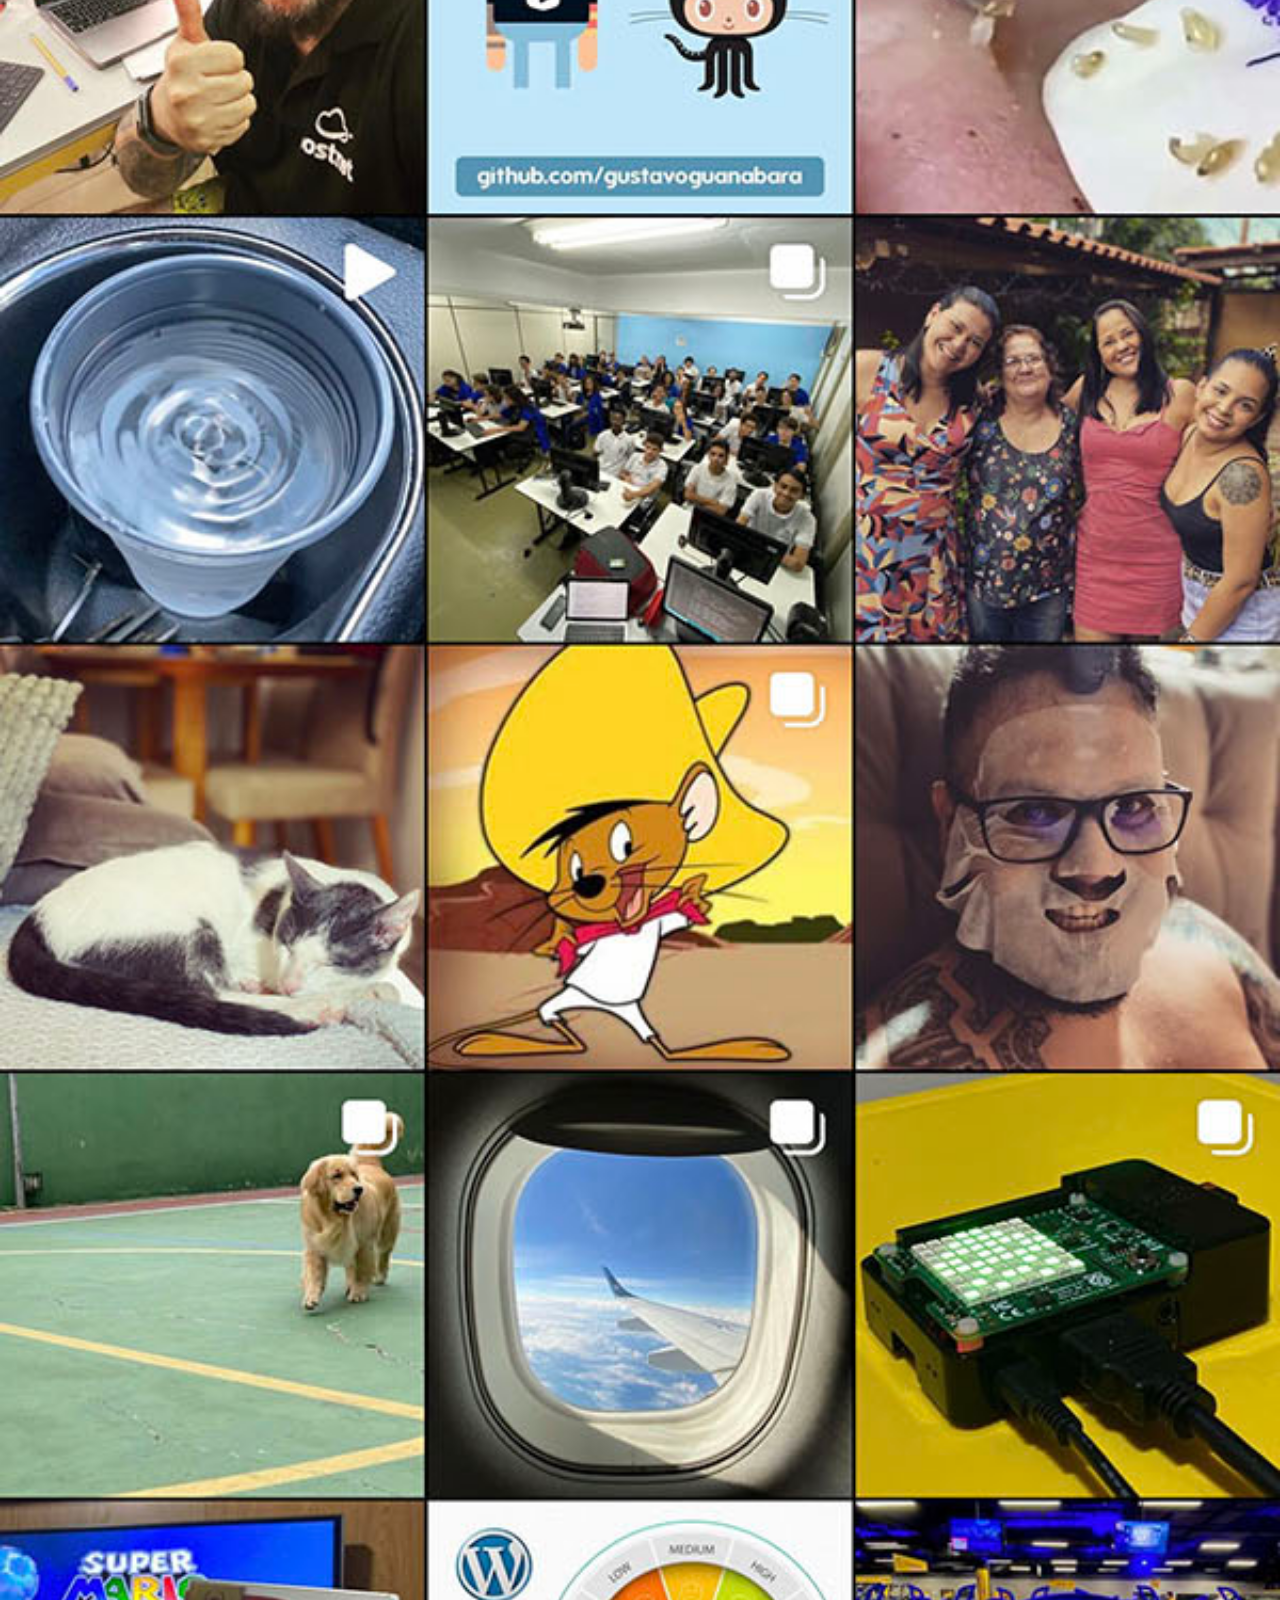
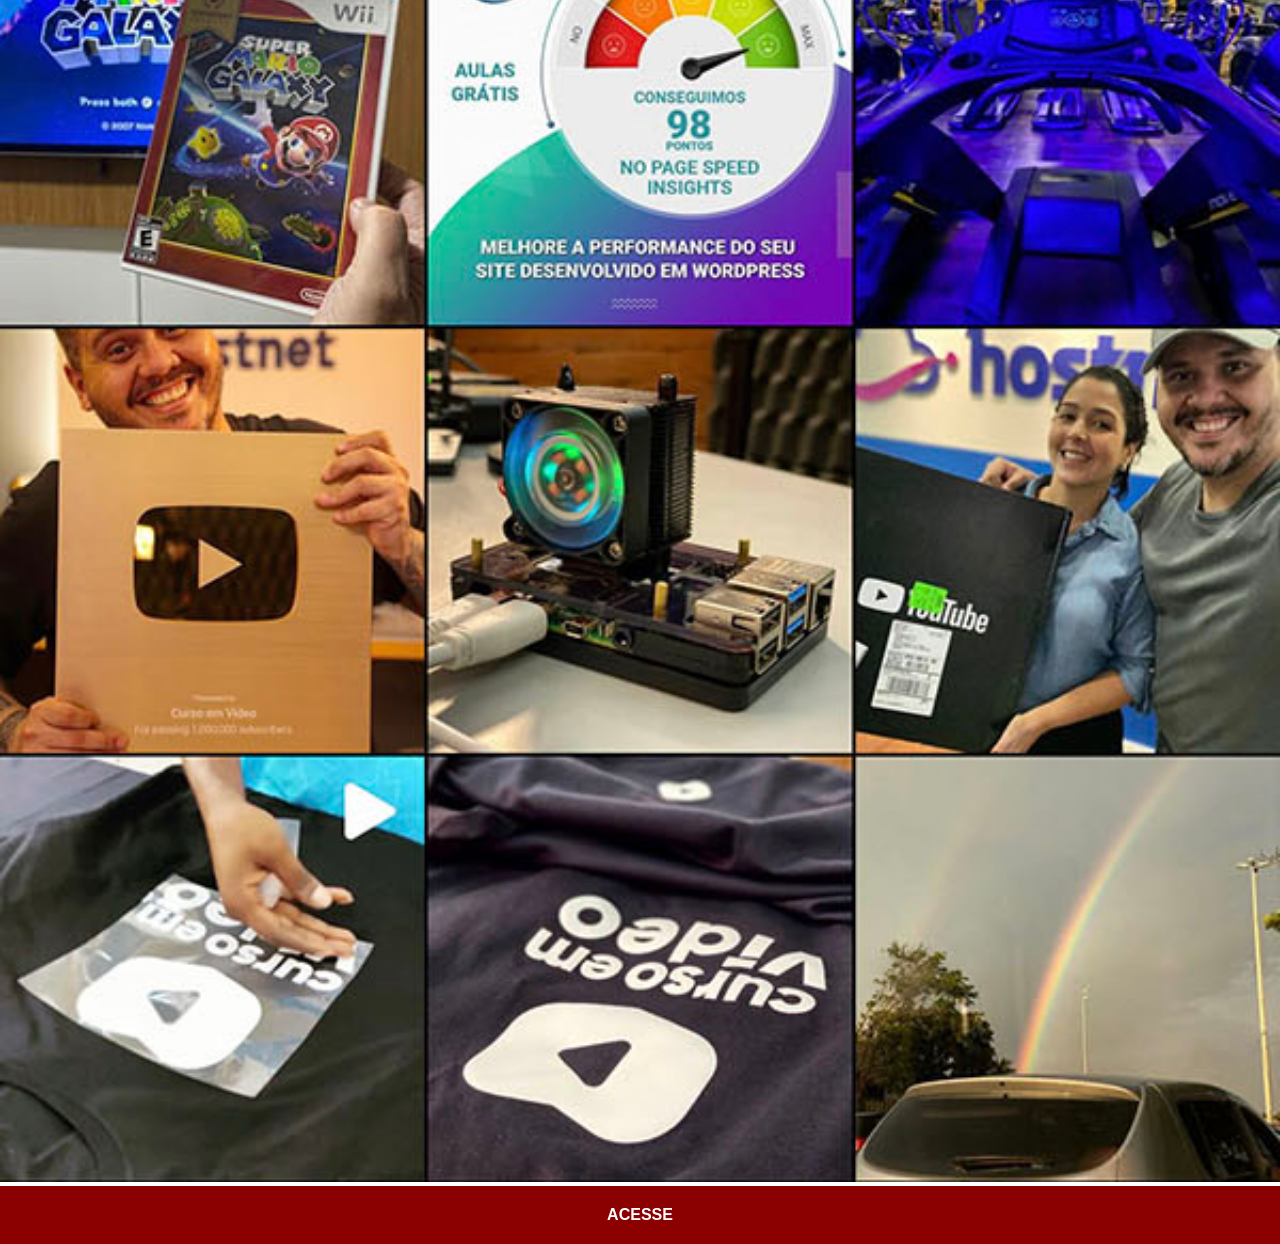
<file: instagram.html>
<!DOCTYPE html>
<html lang="pt-br">
<head>
    <meta charset="UTF-8">
    <meta name="viewport" content="width=device-width, initial-scale=1.0">
    <title>Instagram</title>
    <link rel="stylesheet" href="estilos/social.css">
</head>
<body>
    <img src="imagens/tela-instagram.jpg" alt="Instagram">
    <a href="https://www.instagram.com/sgariaa__/" target="_blank">ACESSE</a>
    
</body>
</html>
</file>
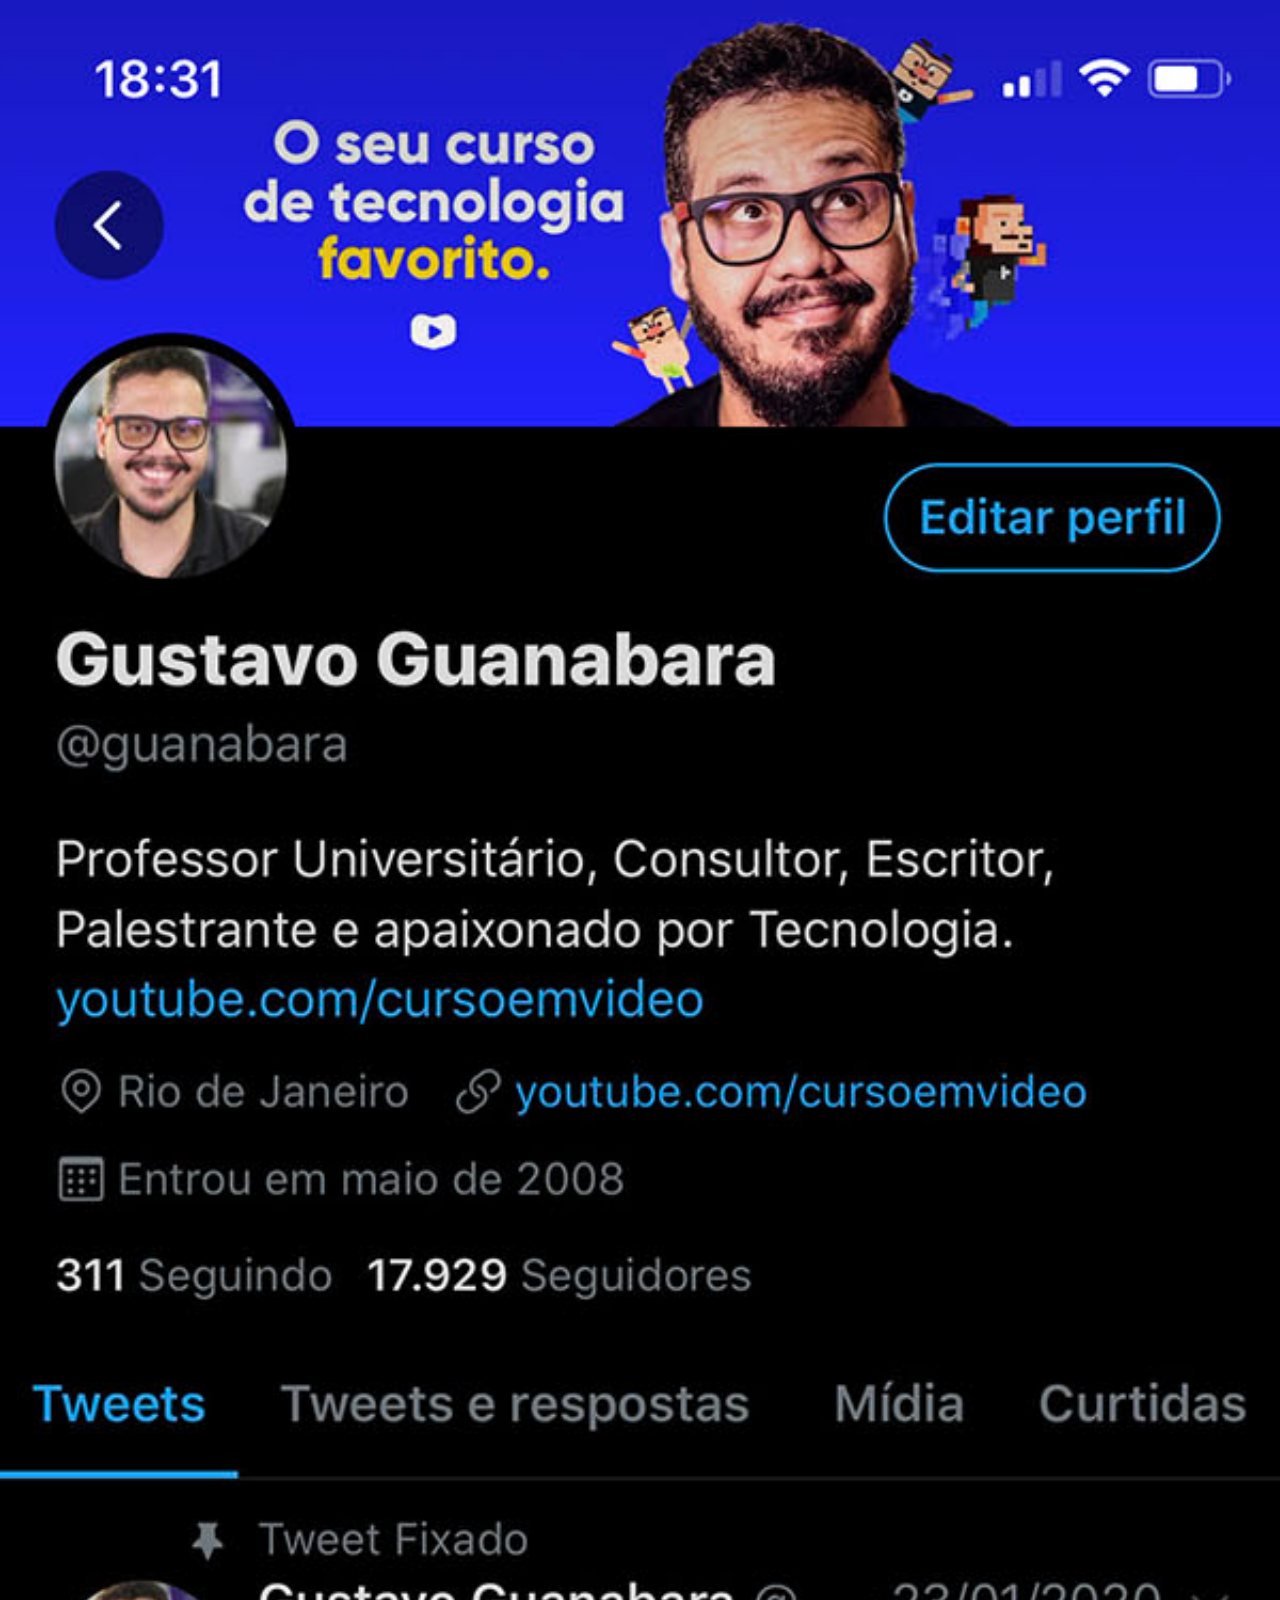
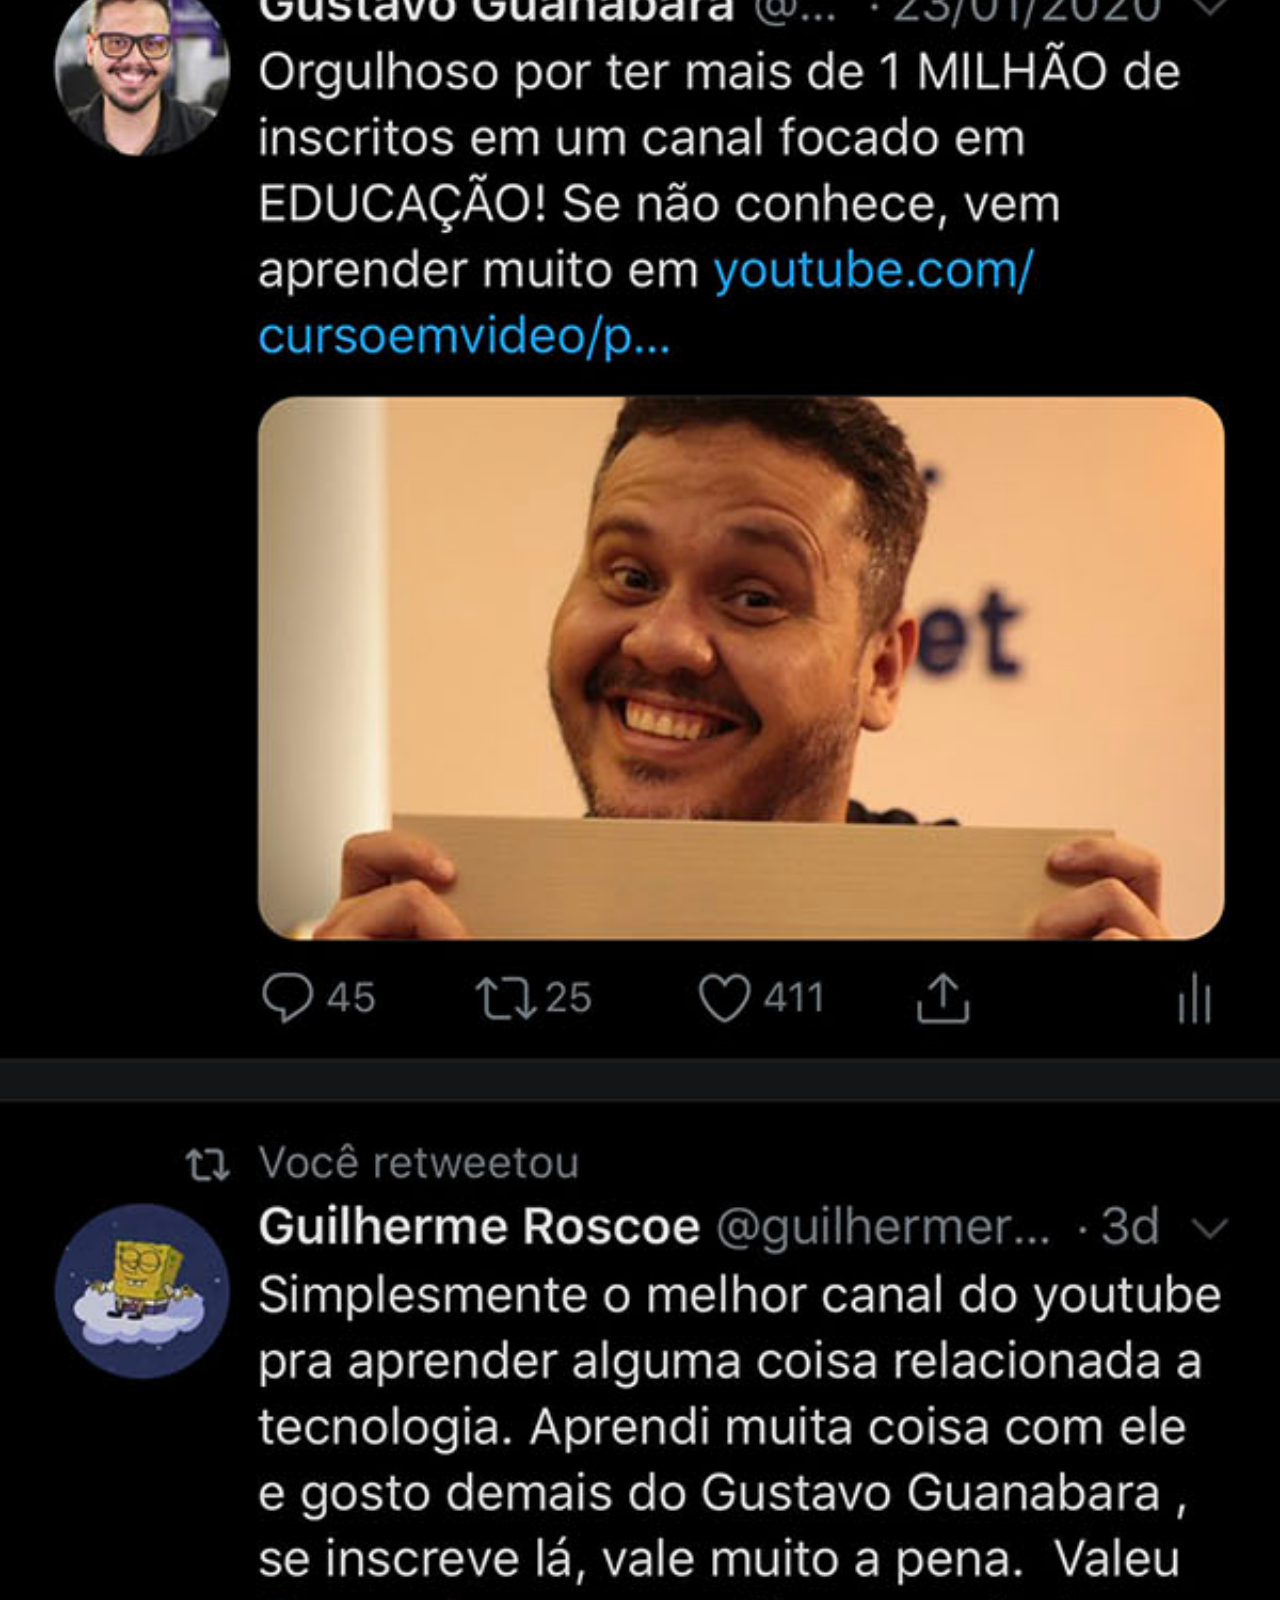
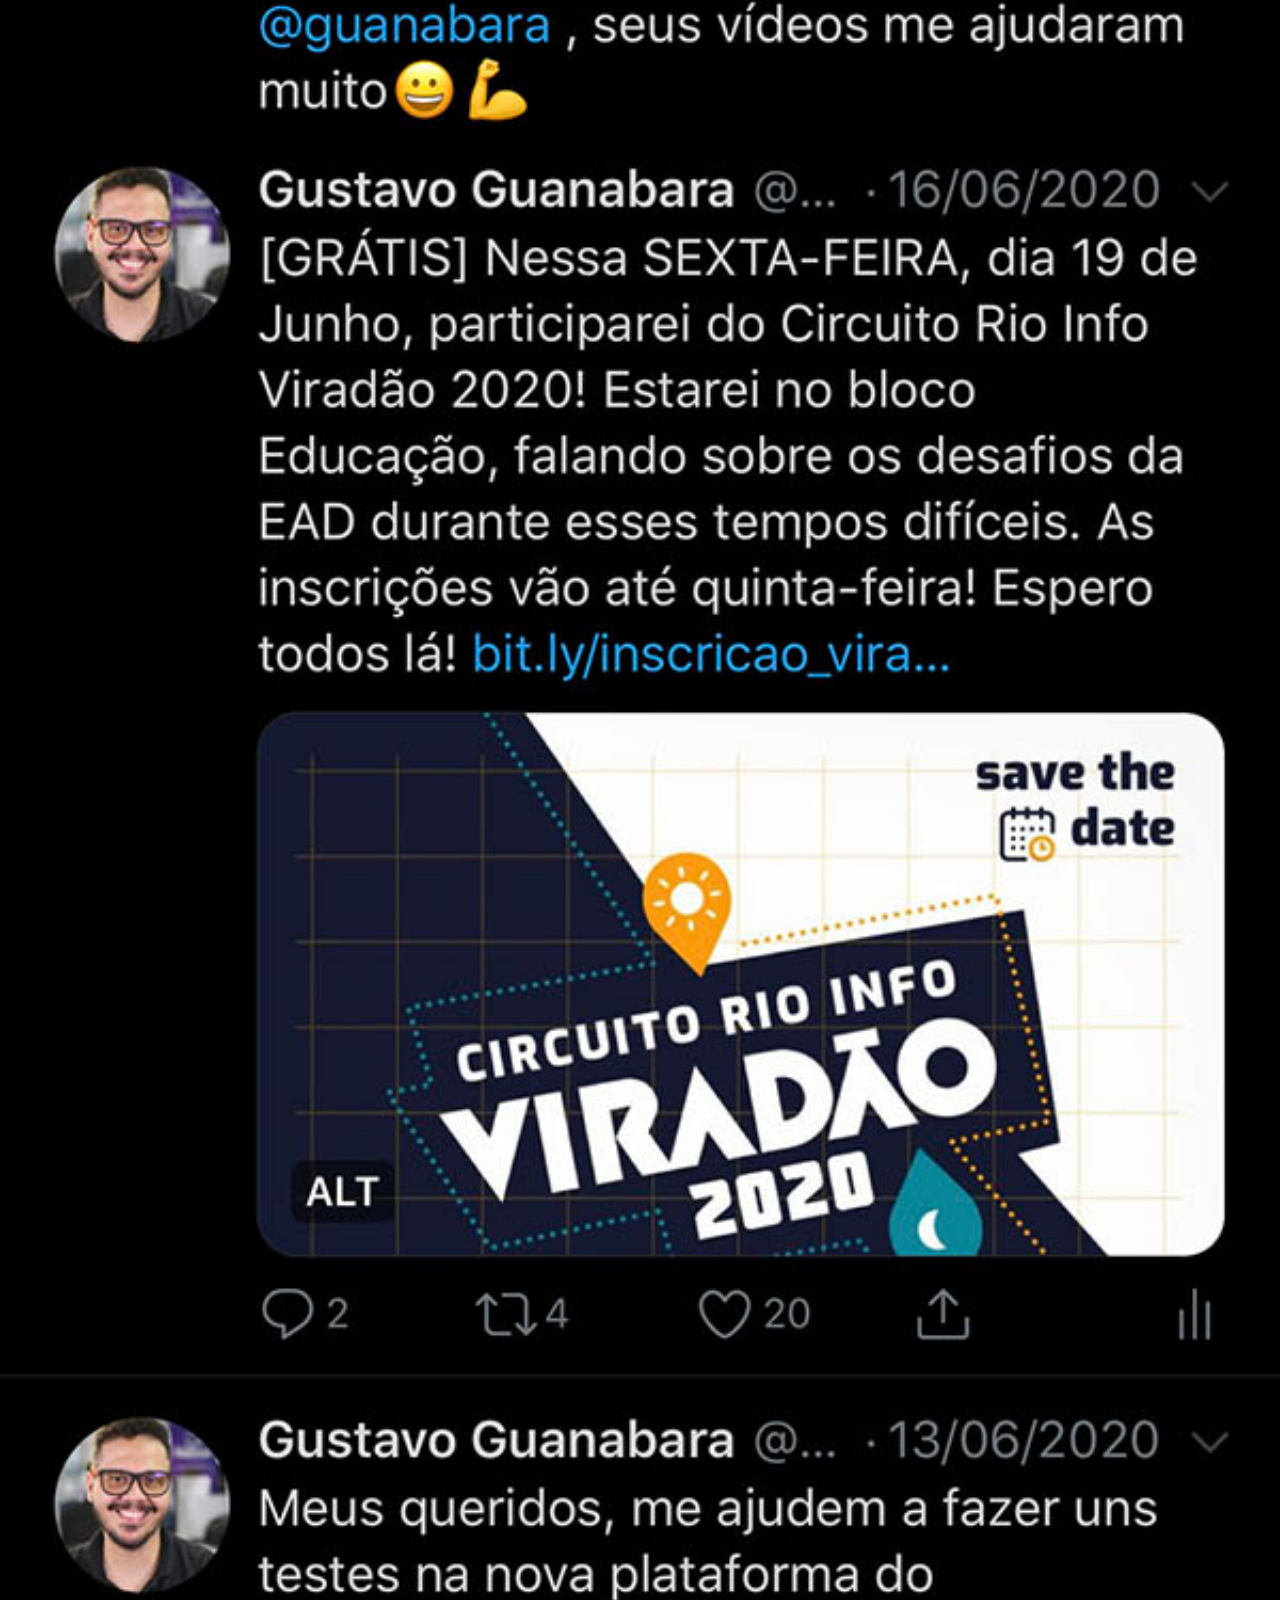
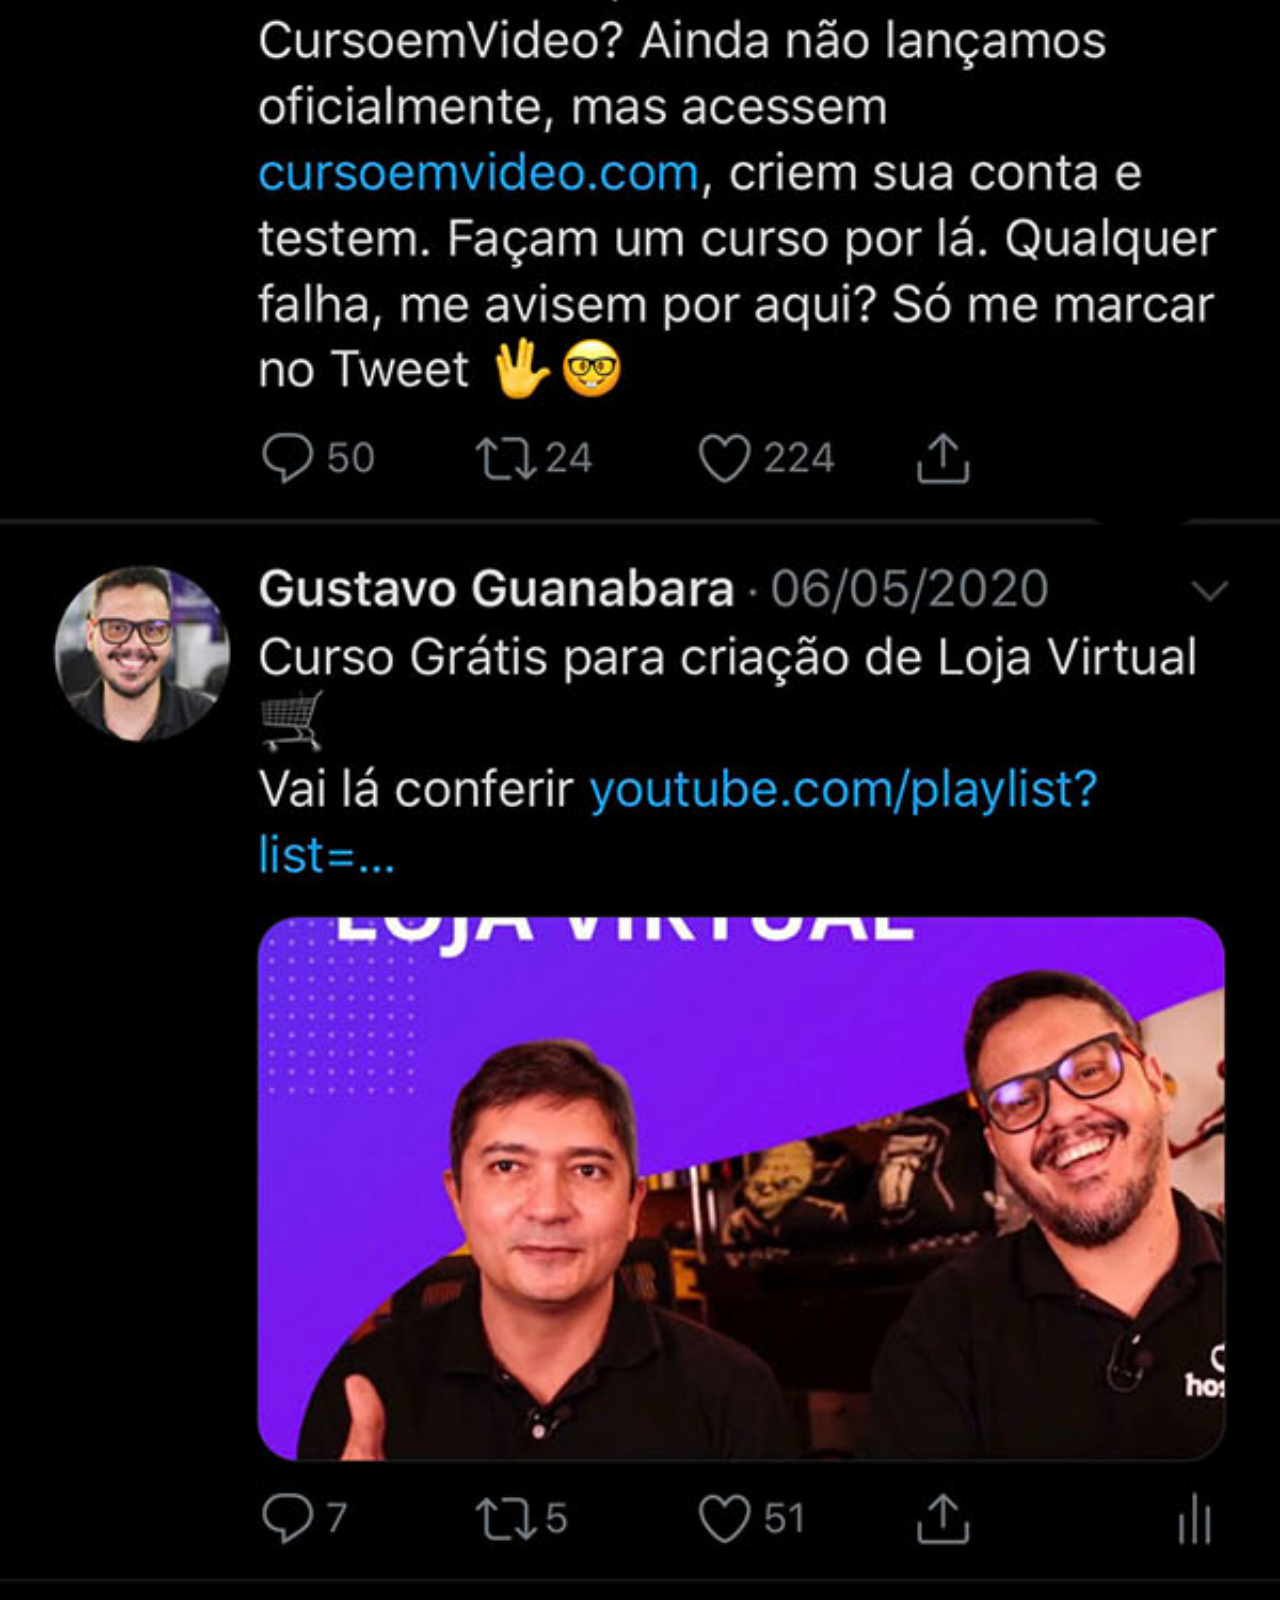
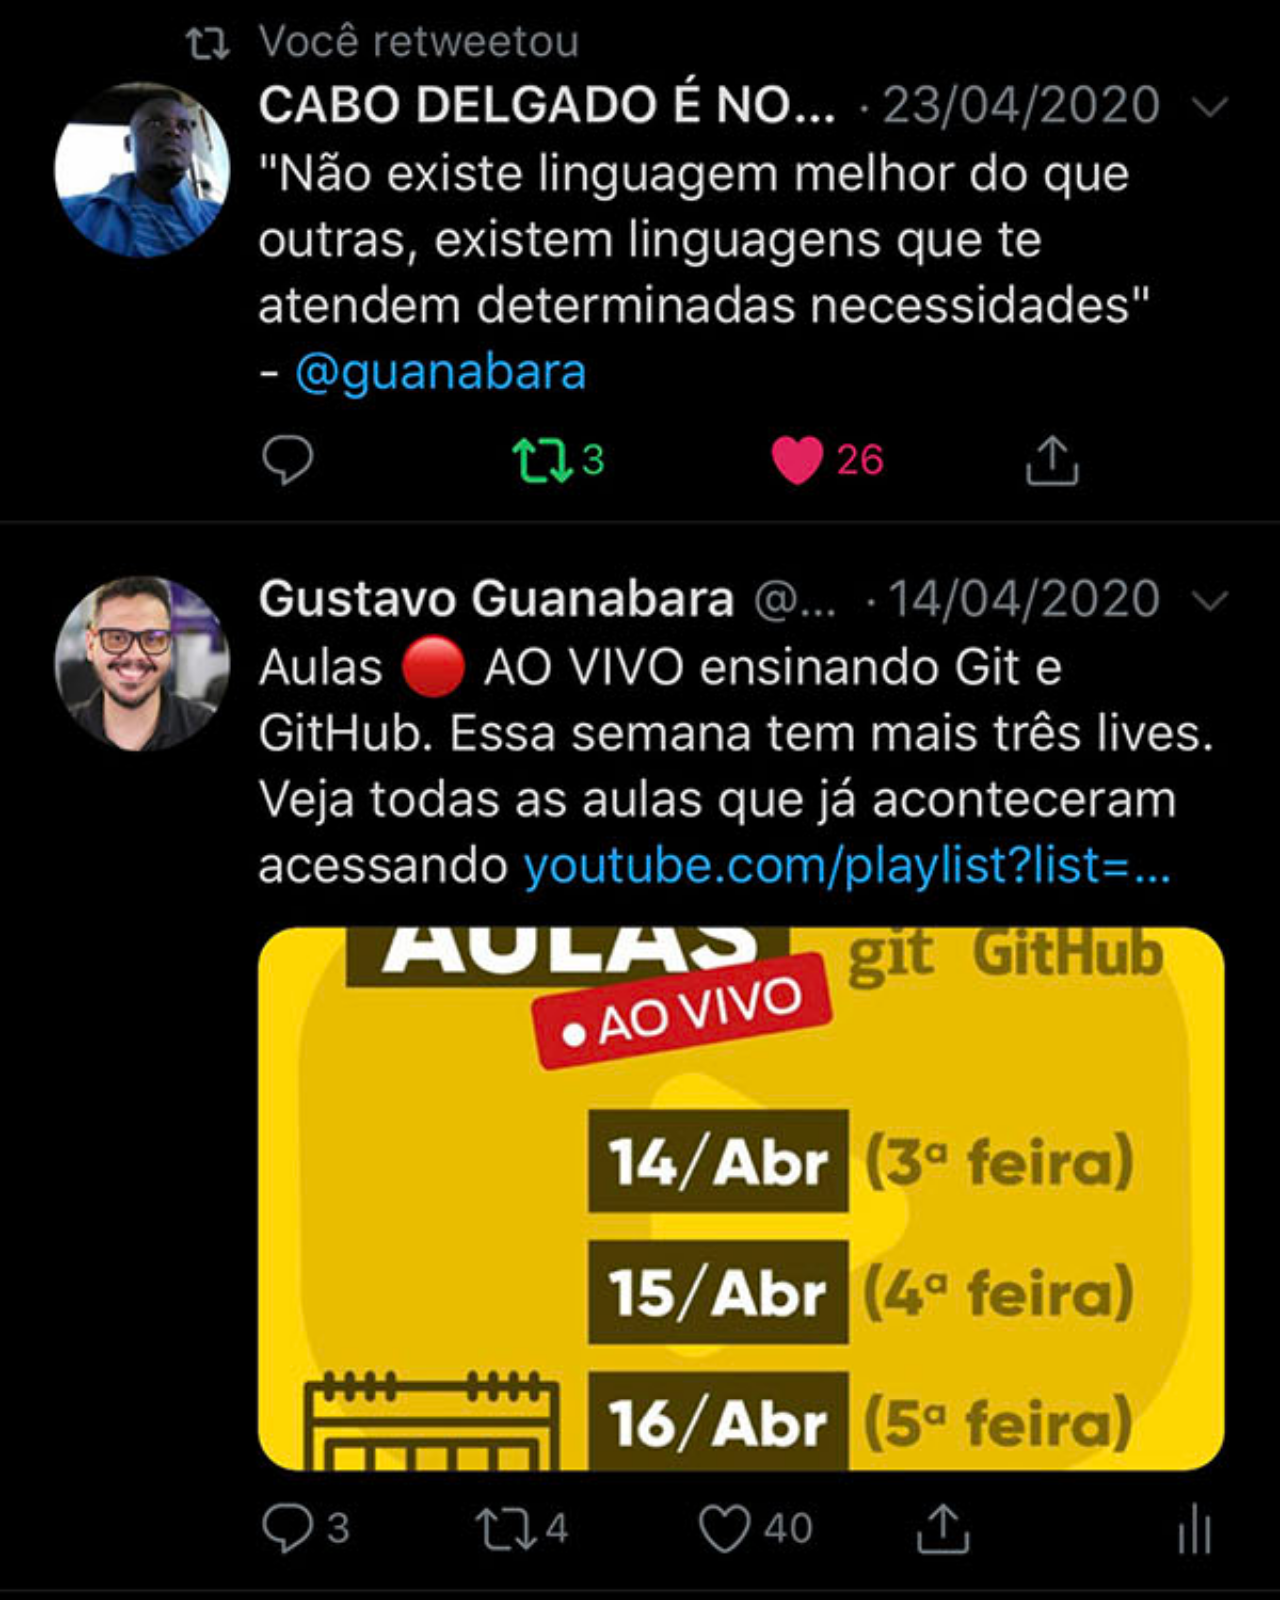
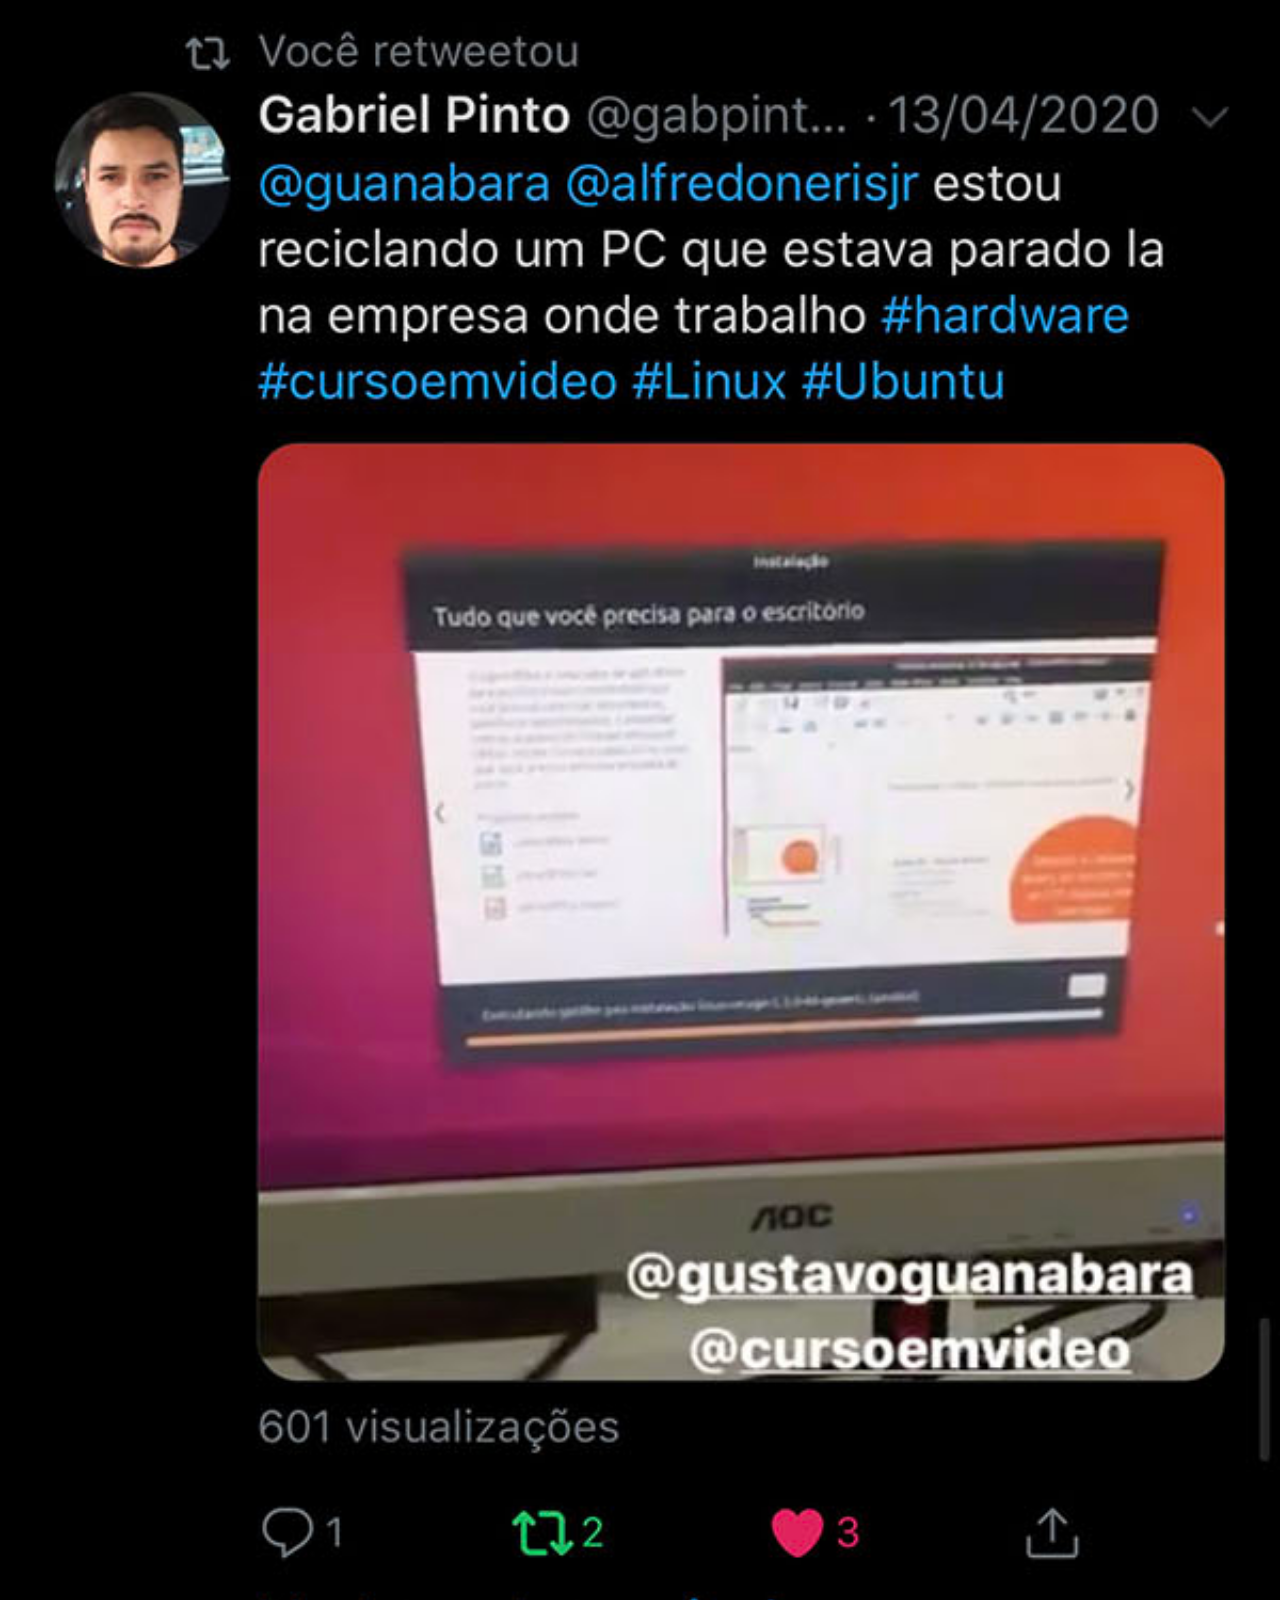
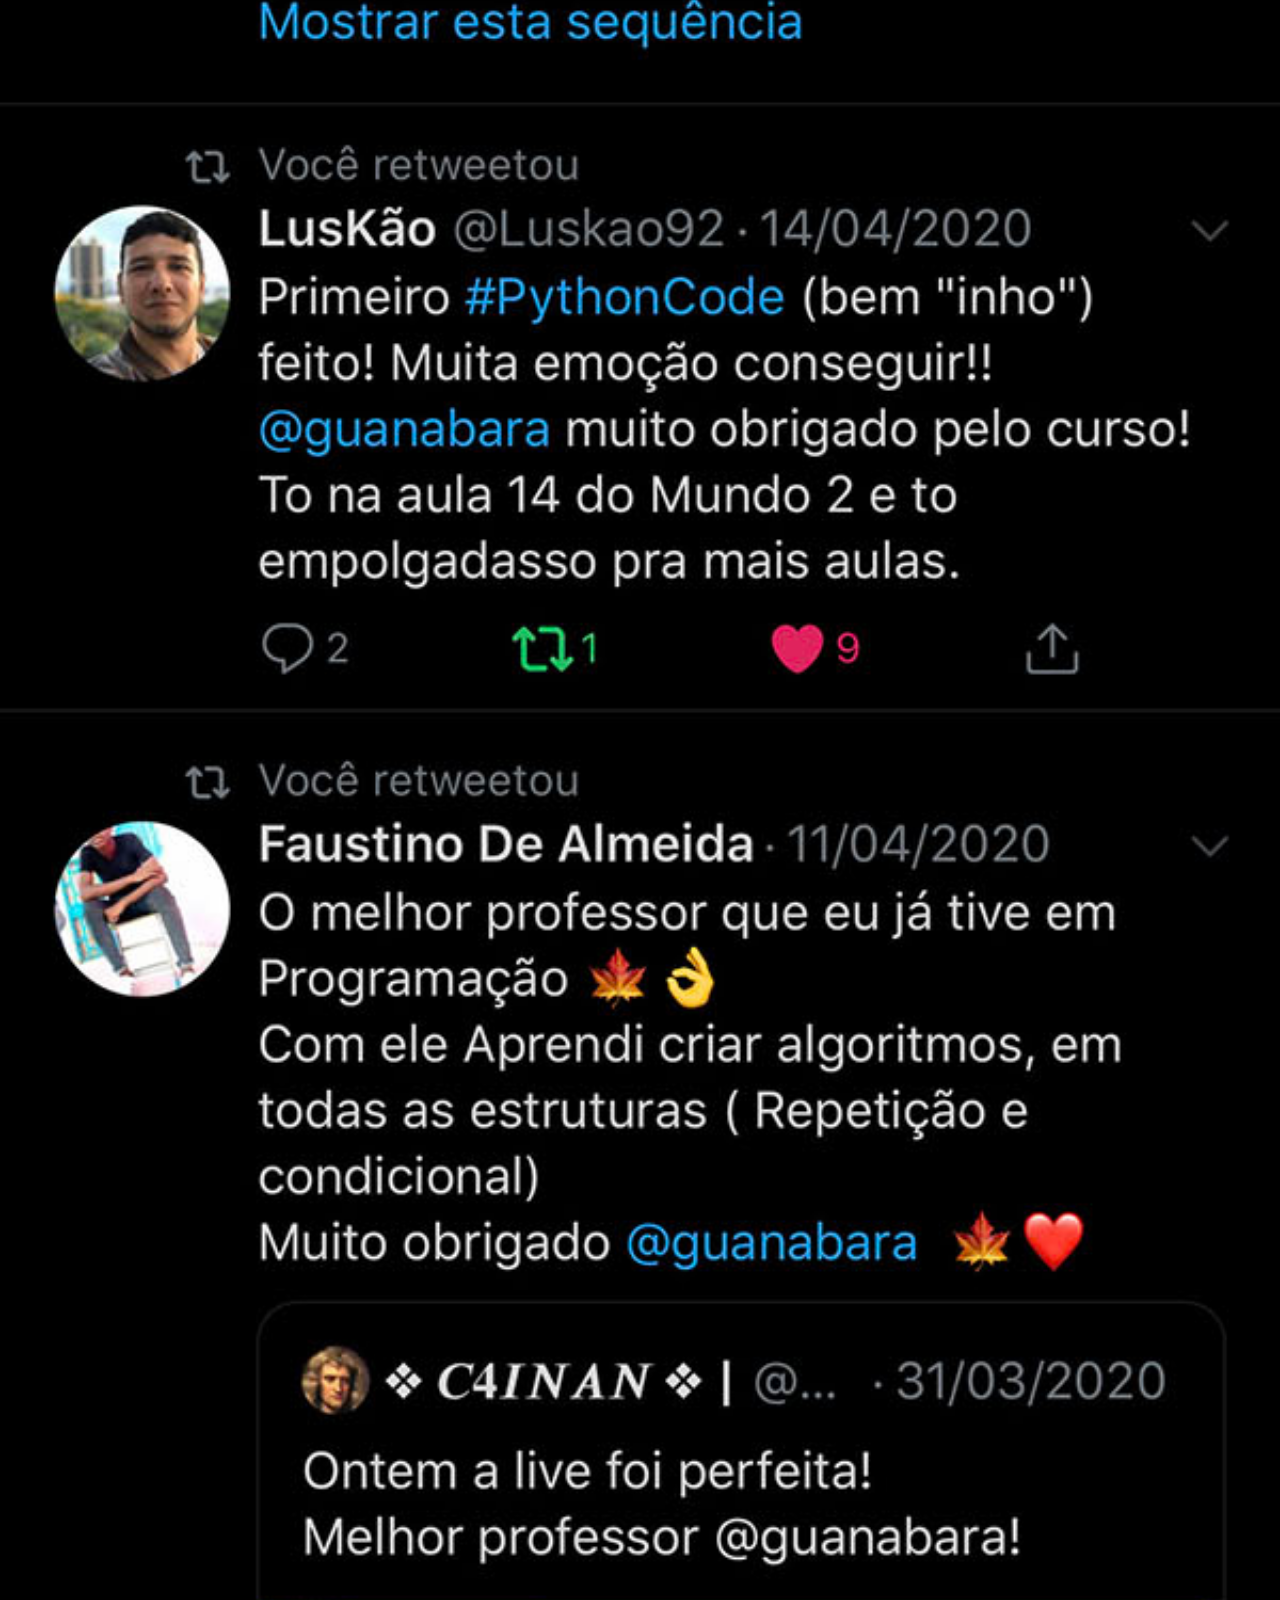
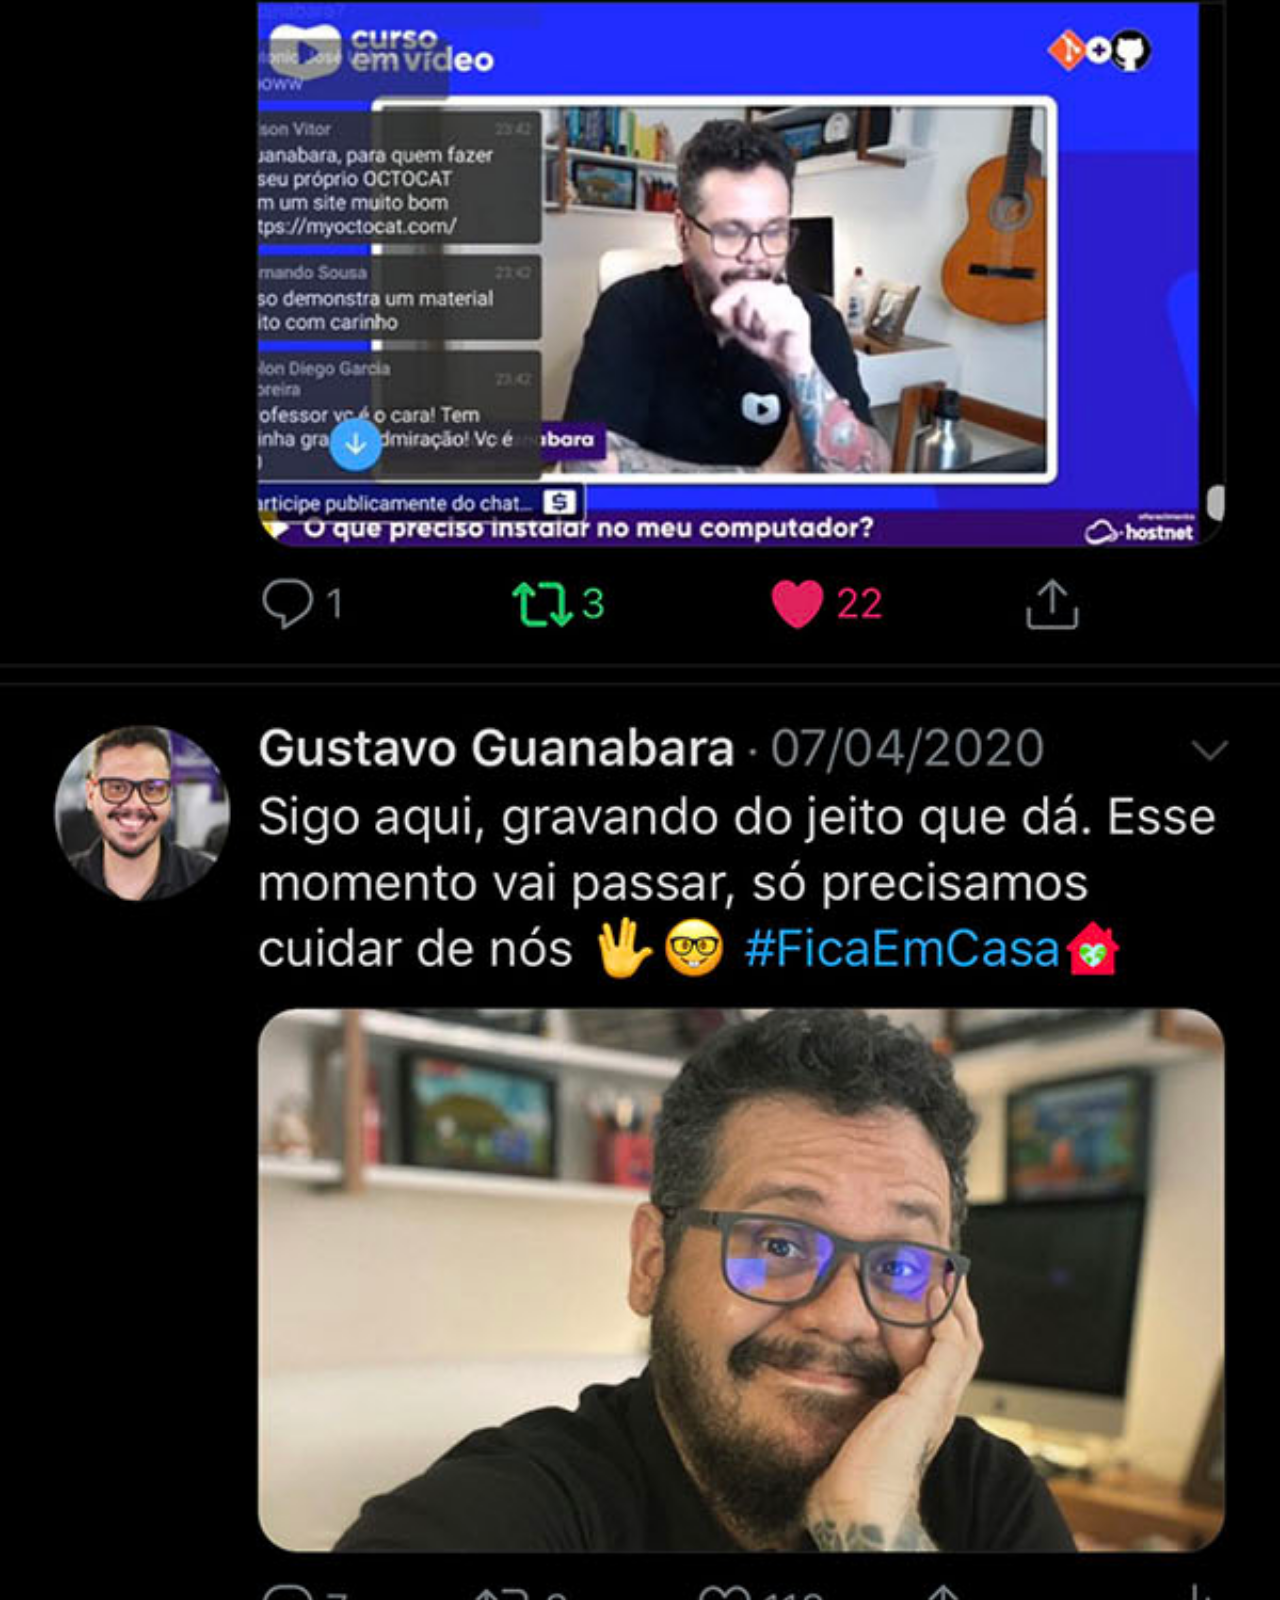
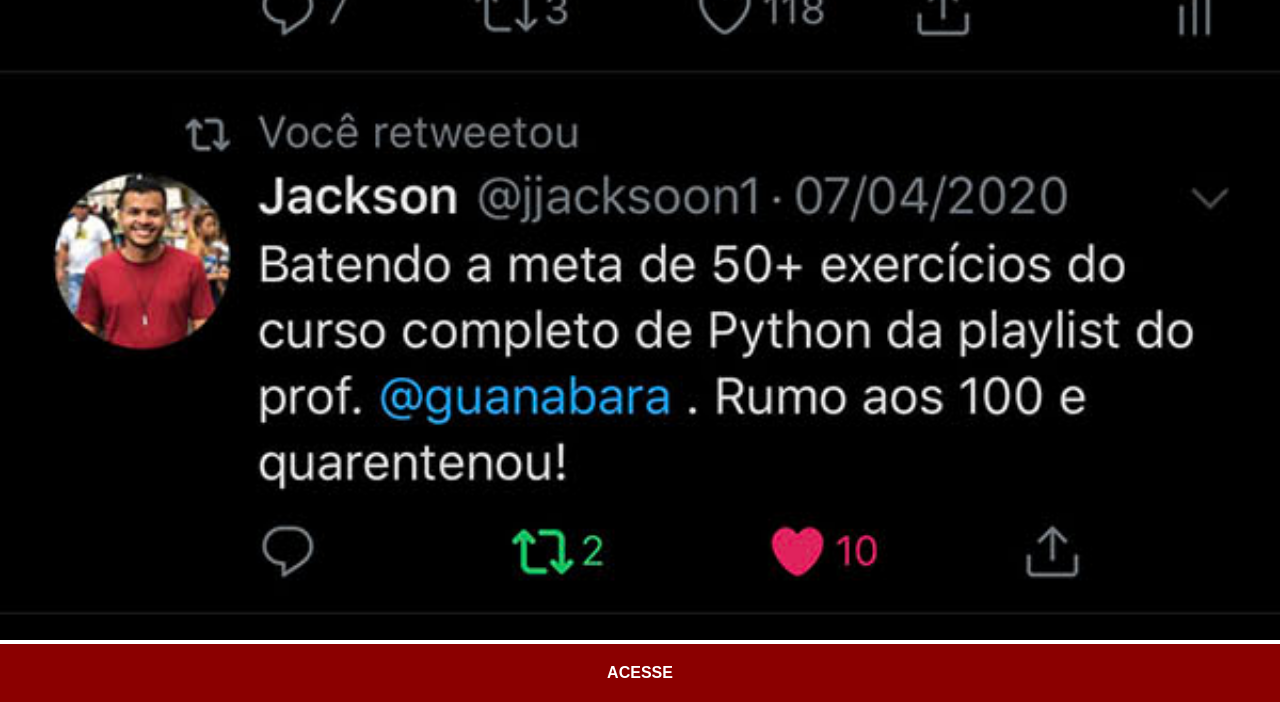
<file: twitter.html>
<!DOCTYPE html>
<html lang="pt-br">
<head>
    <meta charset="UTF-8">
    <meta name="viewport" content="width=device-width, initial-scale=1.0">
    <title>Twitter</title>
    <link rel="stylesheet" href="estilos/social.css">
</head>
<body>
    <img src="imagens/tela-twitter.jpg" alt="Twitter">
    <a href="https://x.com/cursosemvideo" target="_blank">ACESSE</a>
    
</body>
</html>
</file>
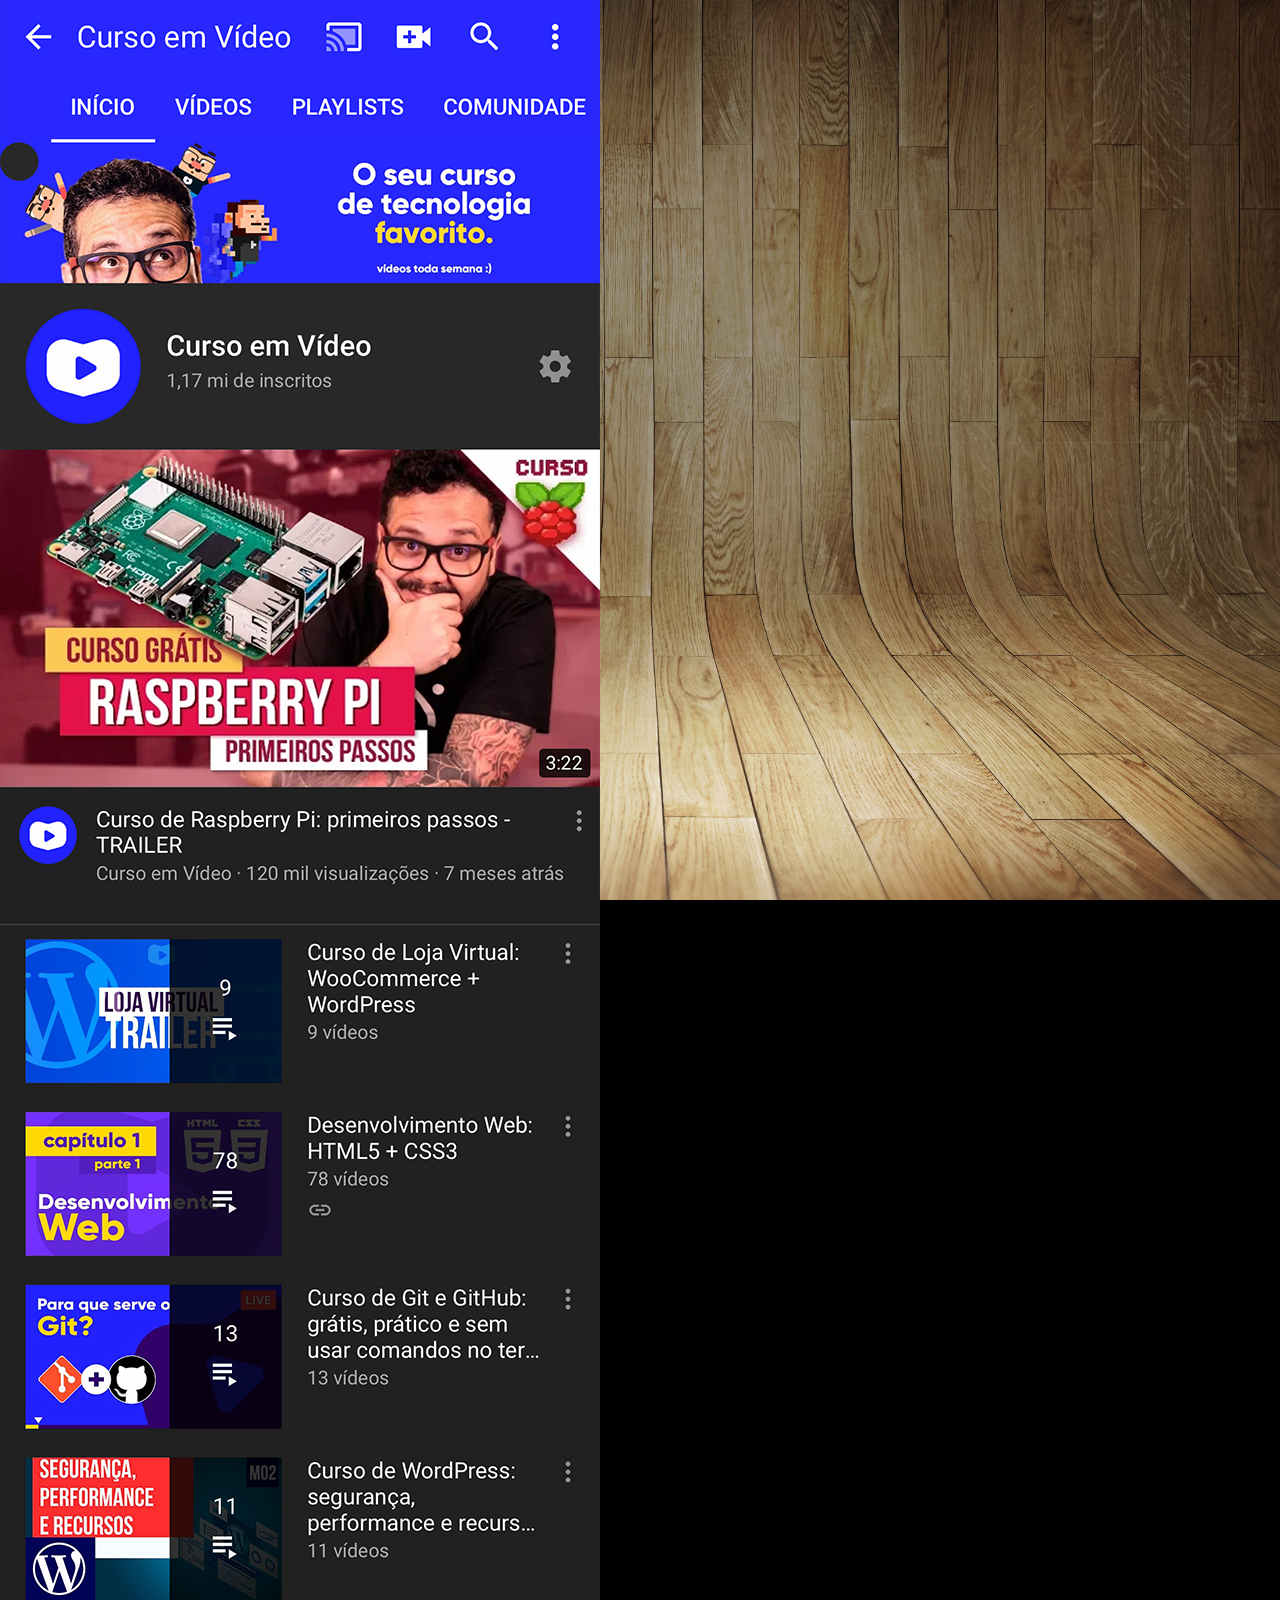
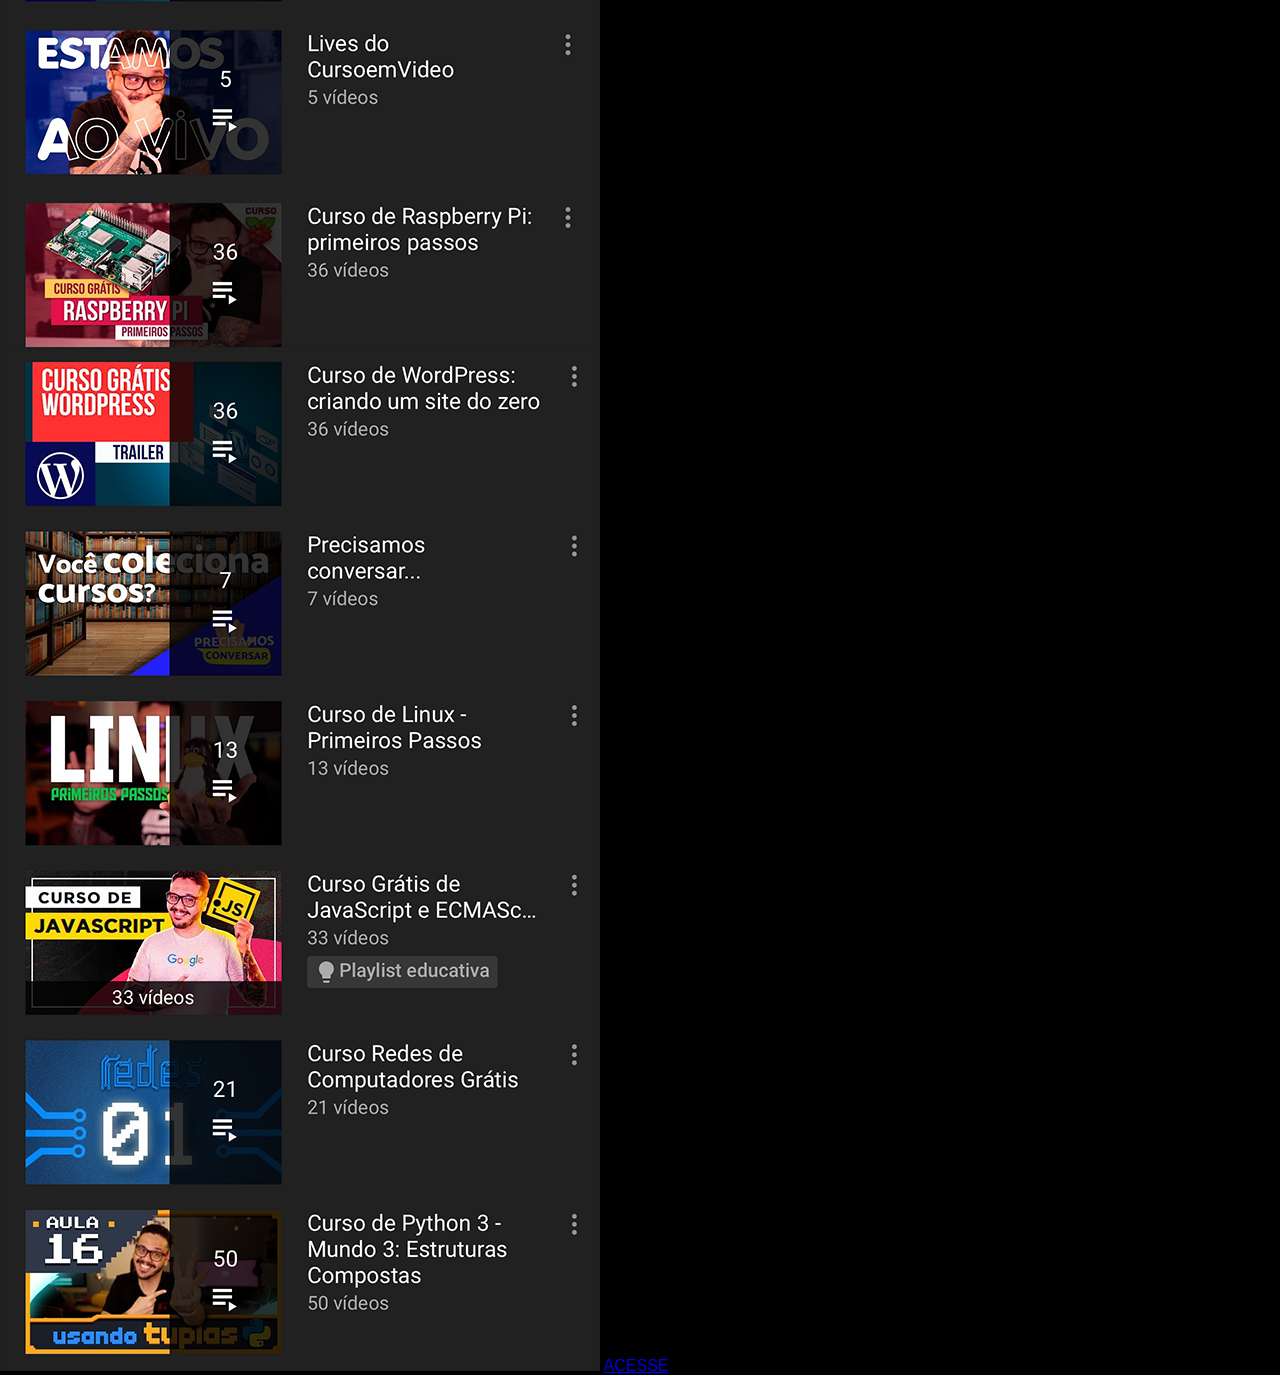
<file: youtube.html>
<!DOCTYPE html>
<html lang="pt-br">
<head>
    <meta charset="UTF-8">
    <meta name="viewport" content="width=device-width, initial-scale=1.0">
    <title>Youtube</title>
    <link rel="stylesheet" href="estilo/style.css">
</head>
<body>
    <img src="imagens/tela-youtube.png" alt="Youtube">
    <a href="https://www.youtube.com/user/cursoemvideo/playlists" target="_blank">ACESSE</a>
</body>
</html>
</file>
<file: estilo/style.css>
@charset "UTF-8";


*{
   margin: 0px;
   padding: 0px;
    font-family: Arial, Helvetica, sans-serif;
}

html, body {
    height: 100vh;
    width: 100vw;
    background-color: black;
}

body {
    background: url('../imagens/fundo-madeira.jpg') no-repeat top center;
    background-size: cover;
    background-attachment: fixed;
}

main {
    position: relative;
    height: 100vh;
   
}

section#telefone{ 
    position: absolute;
    top: 50%;
    left: 50%;
    transform: translate(-50%, -50%);
    height: 627px;
    width: 311px;
    background-color:blue;
    background: url('../imagens/frame-iphone.png') no-repeat;
}

iframe#tela{
    position: relative;
    top: 80px;
    left: 22px;
    width: 269px;
    height: 471px;
}

section#redes-sociais{
    text-align: right;
}

section#redes-sociais > a > img{
    width: 50px;
    margin: 10px;
    border-radius: 50%;
    box-shadow: 2px 2px 5px rgba(0, 0, 0, 0.408);
    box-sizing: border-box;
    
}

section#redes-sociais img:hover{
    border: 2px solid white;
    transform: translate(-3px, -3px);
    box-shadow: 5px 5px 10px rgba(0, 0, 0, 0.54);
    transition: transform .5s, border 3s;
}
</file>
<file: estilos/social.css>
@charset "UTF-8";


        *{
            margin: 0px;
            padding: 0px;
            font-family: Arial, Helvetica, sans-serif;
        }

        ::-webkit-scrollbar{
            width: 0px;
            height: px;
        }

        img{
            width: 100vw;
        }

        a{
            display: block;
            background-color: darkred;
            color: white;
            padding: 20px;
            text-align: center;
            font-weight: bolder;
            text-decoration: none;
        }

        a:hover{
            background-color: red;
        }
</file>
